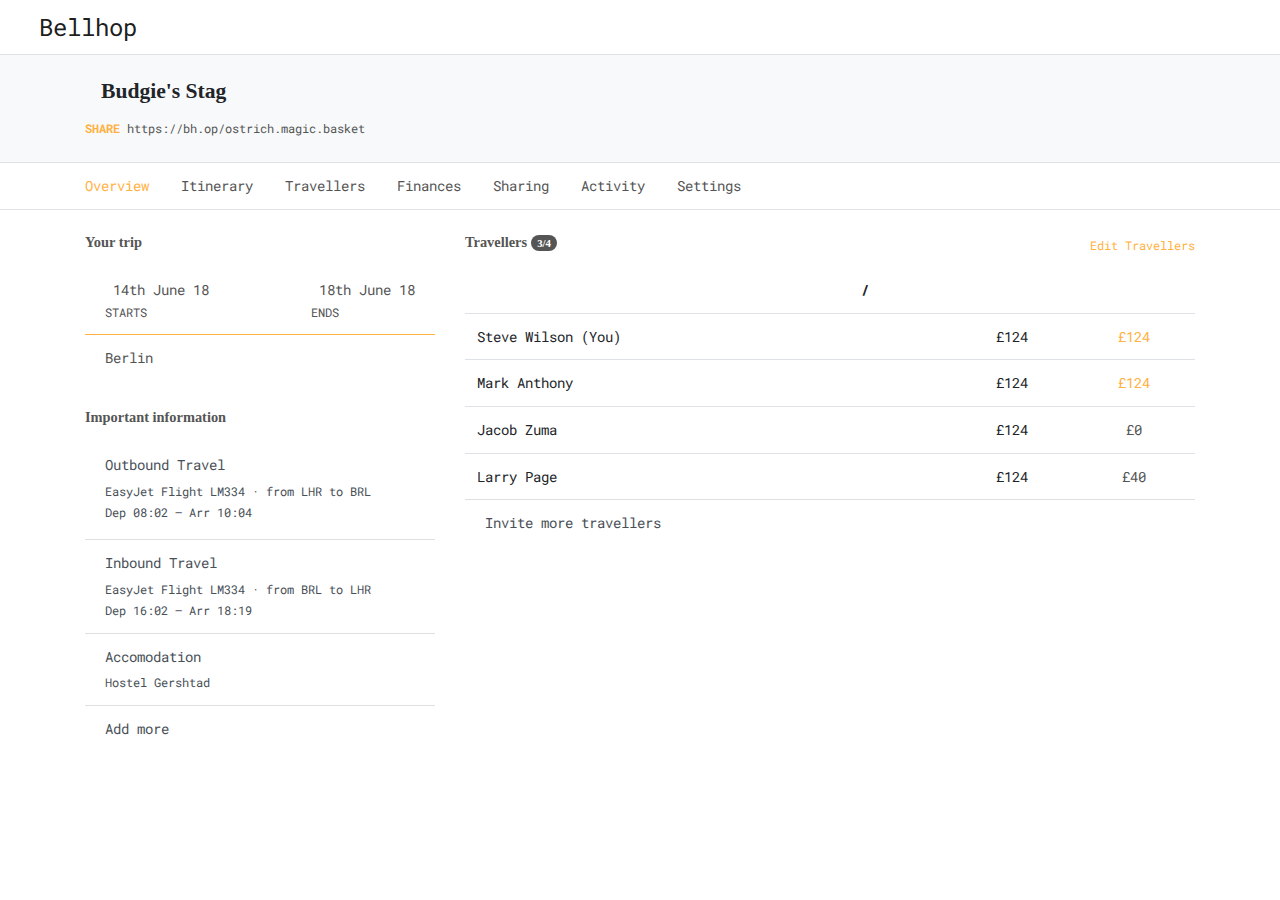
<file: dashboard.html>
<!DOCTYPE html>
<html class="no-js" lang="en">
    <head>
        <title>Bellhop</title>
        <meta http-equiv="x-ua-compatible" content="ie=edge">
  	    <meta name="viewport" content="width=device-width, initial-scale=1.0" />

        <link rel="stylesheet" href="https://fonts.googleapis.com/css?family=Roboto+Mono:400,700">
        <link rel="stylesheet" href="https://use.fontawesome.com/releases/v5.0.10/css/all.css" integrity="sha384-+d0P83n9kaQMCwj8F4RJB66tzIwOKmrdb46+porD/OvrJ+37WqIM7UoBtwHO6Nlg" crossorigin="anonymous">
        <!-- <link rel="stylesheet" href="/css/bootstrap.css"> -->
        <link rel="stylesheet" href="/css/styles.css">
    </head>

    <body>
      <div class="container-fluid">
        <div class="row border-bottom">
          <nav class="navbar navbar-light bg-white col-12 py-2">
              <a class="navbar-brand col-1" href="#"><i class="fas fa-bell mr-2 text-primary"></i>Bellhop</a>
          </nav>
        </div>
        <div class="row bg-light border-bottom">
          <div class="container">
            <div class="row py-4">
                <div class="col-12 mb-1">
                  <h4><i class="fas fa-paper-plane mr-3 text-primary"></i><span class="text-capitalize">Budgie's stag</span></h4>
                </div>
                <div class="col-12">
                  <small class="text-secondary"><span class="text-uppercase font-weight-bold text-primary">Share</span> <i class="fas fa-share"></i> https://bh.op/ostrich.magic.basket</small>
                </div>
            </div>
          </div>
        </div>
        <div class="row mb-4 py-1 border-bottom">
          <div class="container">
            <ul class="nav col-12">
              <li class="nav-item">
                <a class="nav-link active pl-0" href="#">Overview</a>
              </li>
              <li class="nav-item">
                <a class="nav-link text-secondary" href="#">Itinerary</a>
              </li>
              <li class="nav-item">
                <a class="nav-link text-secondary" href="#">Travellers</a>
              </li>
              <li class="nav-item">
                <a class="nav-link text-secondary" href="#">Finances</a>
              </li>
              <li class="nav-item">
                <a class="nav-link text-secondary" href="#">Sharing</a>
              </li>
              <li class="nav-item">
                <a class="nav-link text-secondary" href="#">Activity</a>
              </li>
              <li class="nav-item">
                <a class="nav-link text-secondary" href="#">Settings</a>
              </li>
            </ul>
          </div>
        </div>
      </div>

      <div class="container">
        <div class="row">
          <div class="col-md-4 col-sm-12">
            <h6 class="mb-3 text-secondary font-weight-bold">Your trip</h6>
            <div class="card border-primary mb-4">
              <div class="list-group list-group-flush text-secondary">
                <div class="d-flex justify-content-between list-group-item">
                    <div class="text-secondary">
                      <p class="mb-0"><i class="fas fa-calendar mr-2"></i>14th June 18</p>
                      <small class="text-uppercase">Starts</small>
                    </div>
                    <div>
                      <p class="mb-0"><i class="fas fa-calendar mr-2"></i>18th June 18</p>
                      <small class="text-uppercase">Ends</small>
                    </div>
                </div>

                <div class="list-group-item border-primary">
                  <p class="mb-1">
                     <i class="fas fa-map-pin"></i>
                    Berlin
                  </p>
                </div>
              </div>
            </div>

            <h6 class="mb-3 text-secondary font-weight-bold">Important information</h6>
            <div class="card mb-4">
              <div class="list-group list-group-flush">
                <a href="#" class="list-group-item list-group-item-action">
                  <p class="mb-1">
                     <i class="fas fa-plane"></i>
                    Outbound Travel
                  </p>
                  <ul class="list-unstyled mb-1">
                    <li><small>EasyJet Flight LM334 &middot; from LHR to BRL</small></li>
                    <li><small>Dep 08:02 &mdash; Arr 10:04</small></li>
                  </ul>
                </a>
                <a href="#" class="list-group-item list-group-item-action">
                  <p class="mb-1">
                     <i class="fas fa-plane r180"></i>
                    Inbound Travel
                  </p>
                  <ul class="list-unstyled mb-0">
                    <li><small>EasyJet Flight LM334 &middot; from BRL to LHR</small></li>
                    <li><small>Dep 16:02 &mdash; Arr 18:19</small></li>
                  </ul>
                </a>
                <a href="#" class="list-group-item list-group-item-action">
                  <p class="mb-1">
                     <i class="fas fa-building"></i>
                    Accomodation
                  </p>
                  <small>Hostel Gershtad</small>
                </a>
                <a href="#" class="list-group-item list-group-item-action">
                  <p class="mb-0">
                     <i class="fas fa-plus-square text-primary"></i> Add more
                  </p>
                </a>
              </div>
            </div>
        </div>
        <div class="col-md-8 col-sm-12">
          <div class="d-flex justify-content-between">
            <div>
              <h6 class="mb-3 text-secondary font-weight-bold">Travellers <span class="badge badge-pill badge-secondary" data-toggle="tooltip" data-placement="top" title="Accepted/Invited">3/4</span></h6>
            </div>
            <a href="#"><small>Edit Travellers <i class="far fa-arrow-alt-circle-right"></i></small></a>
          </div>
          <div class="card">
            <div class="table-responsive-sm">
              <table class="table table-hover mb-0">
                <thead>
                  <tr>
                    <th scope="col" class="border-0"></th>
                    <th scope="col" class="text-center border-0"><div data-toggle="tooltip" data-placement="top" title="Has accepted the invitation"><i class="fas fa-check"></i>/<i class="fas fa-times"></i></div></th>
                    <th scope="col" class="text-center border-0"><i class="fas fa-address-book" data-toggle="tooltip" data-placement="top" title="Has provided passport information"></i></th>
                    <th scope="col" class="text-center border-0"><i class="fas fa-pound-sign" data-toggle="tooltip" data-placement="top" title="Travellers total amount owed"></i></th>
                    <th scope="col" class="text-center border-0"><i class="fas fa-money-bill-alt fa-lg"  data-toggle="tooltip" data-placement="top" title="Traveller's total amount paid to date"></i></th>
                  </tr>
                </thead>
                <tbody>
                  <tr>
                    <td>Steve Wilson (You) <i class="fas fa-certificate fa-xs text-primary"></td>
                    <td class="text-center"><i class="fas fa-check-circle text-primary"></i></td>
                    <td class="text-center"><i class="fas fa-check-circle text-primary"></i></td>
                    <td class="text-center">£124</i></td>
                    <td class="text-center text-primary">£124</i></td>
                  </tr>
                  <tr>
                    <td>Mark Anthony</td>
                    <td class="text-center"><i class="fas fa-check-circle text-primary"></i></td>
                    <td class="text-center"><i class="fas fa-times-circle text-secondary"></i></td>
                    <td class="text-center">£124</i></td>
                    <td class="text-center text-primary">£124</i></td>
                  </tr>
                  <tr>
                    <td>Jacob Zuma</td>
                    <td class="text-center text-primary"><i class="fas fa-check-circle"></i></td>
                    <td class="text-center text-secondary"><i class="fas fa-times-circle"></i></td>
                    <td class="text-center">£124</i></td>
                    <td class="text-center text-secondary">£0</td>
                  </tr>
                  <tr>
                    <td>Larry Page</td>
                    <td class="text-center text-secondary"><i class="fas fa-question-circle"></i></td>
                    <td class="text-center text-secondary"><i class="fas fa-times-circle"></i></td>
                    <td class="text-center">£124</i></td>
                    <td class="text-center text-secondary">£40</td>
                  </tr>
                </tbody>
              </table>
            </div>
            <ul class="list-group list-group-flush">
              <a href="#" class="list-group-item list-group-item-action">
                <p class="mb-0">
                   <i class="fas fa-plus-square text-primary"></i> Invite more travellers
                </p>
              </a>
            </ul>
          </div>
        </div>
      </div>
    </div>

      <script src="/js/jquery.min.js"></script>
      <script src="/js/popper.min.js"></script>
      <script src="/js/bootstrap.min.js"></script>

      <script>
      $(function () {
      $('[data-toggle="tooltip"]').tooltip()
      })
      </script>

    </body>
</html>
</file>
<file: css/styles.css>
.btn {
  font-family: 'Poppins'; }

.bg-friends {
  background: #FFB142; }

.bg-clubs {
  background: #FF5252; }

.bg-companies {
  background: #34ACE0; }

.bh-cards .fas {
  font-size: 2rem; }

.r180 {
  transform: rotate(180deg); }

.bg-grad {
  background-image: linear-gradient(120deg, #f6d365 0%, #fda085 100%); }

.bg-white {
  background: #FFF; }

.hero-section {
  padding: 10rem 0; }

.bh-hero-select {
  min-height: 8rem; }

.bh-hero-select .card-body:hover {
  background: rgba(0, 0, 0, 0.1);
  cursor: pointer; }

.listgroup-100 {
  width: 100% !important; }

#air h2 {
  line-height: 1.8em; }

.airline {
  padding: 4px 7px;
  text-transform: uppercase;
  margin: 0 2px;
  background: #4d5c6b;
  color: #FFF; }

.sidebar {
  position: fixed !important;
  top: 0;
  bottom: 0;
  left: 0;
  z-index: 1000;
  padding-right: 0;
  padding-left: 0;
  overflow-x: hidden;
  overflow-y: auto;
  border-right: 1px solid #333; }

/*!
 * Bootstrap v4.1.0 (https://getbootstrap.com/)
 * Copyright 2011-2018 The Bootstrap Authors
 * Copyright 2011-2018 Twitter, Inc.
 * Licensed under MIT (https://github.com/twbs/bootstrap/blob/master/LICENSE)
 */
:root {
  --blue: #007bff;
  --indigo: #6610f2;
  --purple: #6f42c1;
  --pink: #e83e8c;
  --red: #dc3545;
  --orange: #fd7e14;
  --yellow: #ffc107;
  --green: #28a745;
  --teal: #20c997;
  --cyan: #17a2b8;
  --white: #fff;
  --gray: #6c757d;
  --gray-dark: #343a40;
  --primary: #FFB142;
  --secondary: #555;
  --success: #28a745;
  --info: #17a2b8;
  --warning: #ffc107;
  --danger: #dc3545;
  --light: #f8f9fa;
  --dark: #343a40;
  --breakpoint-xs: 0;
  --breakpoint-sm: 576px;
  --breakpoint-md: 768px;
  --breakpoint-lg: 992px;
  --breakpoint-xl: 1200px;
  --font-family-sans-serif: -apple-system, BlinkMacSystemFont, "Segoe UI", Roboto, "Helvetica Neue", Arial, sans-serif, "Apple Color Emoji", "Segoe UI Emoji", "Segoe UI Symbol";
  --font-family-monospace: SFMono-Regular, Menlo, Monaco, Consolas, "Liberation Mono", "Courier New", monospace; }

*,
*::before,
*::after {
  box-sizing: border-box; }

html {
  font-family: sans-serif;
  line-height: 1.15;
  -webkit-text-size-adjust: 100%;
  -ms-text-size-adjust: 100%;
  -ms-overflow-style: scrollbar;
  -webkit-tap-highlight-color: transparent; }

@-ms-viewport {
  width: device-width; }

article, aside, dialog, figcaption, figure, footer, header, hgroup, main, nav, section {
  display: block; }

body {
  margin: 0;
  font-family: "Roboto Mono";
  font-size: 0.9rem;
  font-weight: 400;
  line-height: 1.5;
  color: #212529;
  text-align: left;
  background-color: #fff; }

[tabindex="-1"]:focus {
  outline: 0 !important; }

hr {
  box-sizing: content-box;
  height: 0;
  overflow: visible; }

h1, h2, h3, h4, h5, h6 {
  margin-top: 0;
  margin-bottom: 0.5rem; }

p {
  margin-top: 0;
  margin-bottom: 1rem; }

abbr[title],
abbr[data-original-title] {
  text-decoration: underline;
  text-decoration: underline dotted;
  cursor: help;
  border-bottom: 0; }

address {
  margin-bottom: 1rem;
  font-style: normal;
  line-height: inherit; }

ol,
ul,
dl {
  margin-top: 0;
  margin-bottom: 1rem; }

ol ol,
ul ul,
ol ul,
ul ol {
  margin-bottom: 0; }

dt {
  font-weight: 700; }

dd {
  margin-bottom: .5rem;
  margin-left: 0; }

blockquote {
  margin: 0 0 1rem; }

dfn {
  font-style: italic; }

b,
strong {
  font-weight: bolder; }

small {
  font-size: 80%; }

sub,
sup {
  position: relative;
  font-size: 75%;
  line-height: 0;
  vertical-align: baseline; }

sub {
  bottom: -.25em; }

sup {
  top: -.5em; }

a {
  color: #FFB142;
  text-decoration: none;
  background-color: transparent;
  -webkit-text-decoration-skip: objects; }
  a:hover {
    color: #f59000;
    text-decoration: underline; }

a:not([href]):not([tabindex]) {
  color: inherit;
  text-decoration: none; }
  a:not([href]):not([tabindex]):hover, a:not([href]):not([tabindex]):focus {
    color: inherit;
    text-decoration: none; }
  a:not([href]):not([tabindex]):focus {
    outline: 0; }

pre,
code,
kbd,
samp {
  font-family: monospace, monospace;
  font-size: 1em; }

pre {
  margin-top: 0;
  margin-bottom: 1rem;
  overflow: auto;
  -ms-overflow-style: scrollbar; }

figure {
  margin: 0 0 1rem; }

img {
  vertical-align: middle;
  border-style: none; }

svg:not(:root) {
  overflow: hidden; }

table {
  border-collapse: collapse; }

caption {
  padding-top: 0.75rem;
  padding-bottom: 0.75rem;
  color: #6c757d;
  text-align: left;
  caption-side: bottom; }

th {
  text-align: inherit; }

label {
  display: inline-block;
  margin-bottom: 0.5rem; }

button {
  border-radius: 0; }

button:focus {
  outline: 1px dotted;
  outline: 5px auto -webkit-focus-ring-color; }

input,
button,
select,
optgroup,
textarea {
  margin: 0;
  font-family: inherit;
  font-size: inherit;
  line-height: inherit; }

button,
input {
  overflow: visible; }

button,
select {
  text-transform: none; }

button,
html [type="button"],
[type="reset"],
[type="submit"] {
  -webkit-appearance: button; }

button::-moz-focus-inner,
[type="button"]::-moz-focus-inner,
[type="reset"]::-moz-focus-inner,
[type="submit"]::-moz-focus-inner {
  padding: 0;
  border-style: none; }

input[type="radio"],
input[type="checkbox"] {
  box-sizing: border-box;
  padding: 0; }

input[type="date"],
input[type="time"],
input[type="datetime-local"],
input[type="month"] {
  -webkit-appearance: listbox; }

textarea {
  overflow: auto;
  resize: vertical; }

fieldset {
  min-width: 0;
  padding: 0;
  margin: 0;
  border: 0; }

legend {
  display: block;
  width: 100%;
  max-width: 100%;
  padding: 0;
  margin-bottom: .5rem;
  font-size: 1.5rem;
  line-height: inherit;
  color: inherit;
  white-space: normal; }

progress {
  vertical-align: baseline; }

[type="number"]::-webkit-inner-spin-button,
[type="number"]::-webkit-outer-spin-button {
  height: auto; }

[type="search"] {
  outline-offset: -2px;
  -webkit-appearance: none; }

[type="search"]::-webkit-search-cancel-button,
[type="search"]::-webkit-search-decoration {
  -webkit-appearance: none; }

::-webkit-file-upload-button {
  font: inherit;
  -webkit-appearance: button; }

output {
  display: inline-block; }

summary {
  display: list-item;
  cursor: pointer; }

template {
  display: none; }

[hidden] {
  display: none !important; }

h1, h2, h3, h4, h5, h6,
.h1, .h2, .h3, .h4, .h5, .h6 {
  margin-bottom: 0.5rem;
  font-family: "Poppins";
  font-weight: 700;
  line-height: 1.2;
  color: inherit; }

h1, .h1 {
  font-size: 2.25rem; }

h2, .h2 {
  font-size: 1.8rem; }

h3, .h3 {
  font-size: 1.575rem; }

h4, .h4 {
  font-size: 1.35rem; }

h5, .h5 {
  font-size: 1.125rem; }

h6, .h6 {
  font-size: 0.9rem; }

.lead {
  font-size: 1.125rem;
  font-weight: 300; }

.display-1 {
  font-size: 6rem;
  font-weight: 300;
  line-height: 1.2; }

.display-2 {
  font-size: 5.5rem;
  font-weight: 300;
  line-height: 1.2; }

.display-3 {
  font-size: 4.5rem;
  font-weight: 300;
  line-height: 1.2; }

.display-4 {
  font-size: 3.5rem;
  font-weight: 700;
  line-height: 1.2; }

hr {
  margin-top: 1rem;
  margin-bottom: 1rem;
  border: 0;
  border-top: 1px solid rgba(0, 0, 0, 0.1); }

small,
.small {
  font-size: 80%;
  font-weight: 400; }

mark,
.mark {
  padding: 0.2em;
  background-color: #fcf8e3; }

.list-unstyled {
  padding-left: 0;
  list-style: none; }

.list-inline {
  padding-left: 0;
  list-style: none; }

.list-inline-item {
  display: inline-block; }
  .list-inline-item:not(:last-child) {
    margin-right: 0.5rem; }

.initialism {
  font-size: 90%;
  text-transform: uppercase; }

.blockquote {
  margin-bottom: 1rem;
  font-size: 1.125rem; }

.blockquote-footer {
  display: block;
  font-size: 80%;
  color: #6c757d; }
  .blockquote-footer::before {
    content: "\2014 \00A0"; }

.img-fluid {
  max-width: 100%;
  height: auto; }

.img-thumbnail {
  padding: 0.25rem;
  background-color: #fff;
  border: 1px solid #dee2e6;
  border-radius: 0.25rem;
  max-width: 100%;
  height: auto; }

.figure {
  display: inline-block; }

.figure-img {
  margin-bottom: 0.5rem;
  line-height: 1; }

.figure-caption {
  font-size: 90%;
  color: #6c757d; }

code,
kbd,
pre,
samp {
  font-family: SFMono-Regular, Menlo, Monaco, Consolas, "Liberation Mono", "Courier New", monospace; }

code {
  font-size: 87.5%;
  color: #e83e8c;
  word-break: break-word; }
  a > code {
    color: inherit; }

kbd {
  padding: 0.2rem 0.4rem;
  font-size: 87.5%;
  color: #fff;
  background-color: #212529;
  border-radius: 0.2rem; }
  kbd kbd {
    padding: 0;
    font-size: 100%;
    font-weight: 700; }

pre {
  display: block;
  font-size: 87.5%;
  color: #212529; }
  pre code {
    font-size: inherit;
    color: inherit;
    word-break: normal; }

.pre-scrollable {
  max-height: 340px;
  overflow-y: scroll; }

.container {
  width: 100%;
  padding-right: 15px;
  padding-left: 15px;
  margin-right: auto;
  margin-left: auto; }
  @media (min-width: 576px) {
    .container {
      max-width: 540px; } }
  @media (min-width: 768px) {
    .container {
      max-width: 720px; } }
  @media (min-width: 992px) {
    .container {
      max-width: 960px; } }
  @media (min-width: 1200px) {
    .container {
      max-width: 1140px; } }

.container-fluid {
  width: 100%;
  padding-right: 15px;
  padding-left: 15px;
  margin-right: auto;
  margin-left: auto; }

.row {
  display: flex;
  flex-wrap: wrap;
  margin-right: -15px;
  margin-left: -15px; }

.no-gutters {
  margin-right: 0;
  margin-left: 0; }
  .no-gutters > .col,
  .no-gutters > [class*="col-"] {
    padding-right: 0;
    padding-left: 0; }

.col-1, .col-2, .col-3, .col-4, .col-5, .col-6, .col-7, .col-8, .col-9, .col-10, .col-11, .col-12, .col,
.col-auto, .col-sm-1, .col-sm-2, .col-sm-3, .col-sm-4, .col-sm-5, .col-sm-6, .col-sm-7, .col-sm-8, .col-sm-9, .col-sm-10, .col-sm-11, .col-sm-12, .col-sm,
.col-sm-auto, .col-md-1, .col-md-2, .col-md-3, .col-md-4, .col-md-5, .col-md-6, .col-md-7, .col-md-8, .col-md-9, .col-md-10, .col-md-11, .col-md-12, .col-md,
.col-md-auto, .col-lg-1, .col-lg-2, .col-lg-3, .col-lg-4, .col-lg-5, .col-lg-6, .col-lg-7, .col-lg-8, .col-lg-9, .col-lg-10, .col-lg-11, .col-lg-12, .col-lg,
.col-lg-auto, .col-xl-1, .col-xl-2, .col-xl-3, .col-xl-4, .col-xl-5, .col-xl-6, .col-xl-7, .col-xl-8, .col-xl-9, .col-xl-10, .col-xl-11, .col-xl-12, .col-xl,
.col-xl-auto {
  position: relative;
  width: 100%;
  min-height: 1px;
  padding-right: 15px;
  padding-left: 15px; }

.col {
  flex-basis: 0;
  flex-grow: 1;
  max-width: 100%; }

.col-auto {
  flex: 0 0 auto;
  width: auto;
  max-width: none; }

.col-1 {
  flex: 0 0 8.33333%;
  max-width: 8.33333%; }

.col-2 {
  flex: 0 0 16.66667%;
  max-width: 16.66667%; }

.col-3 {
  flex: 0 0 25%;
  max-width: 25%; }

.col-4 {
  flex: 0 0 33.33333%;
  max-width: 33.33333%; }

.col-5 {
  flex: 0 0 41.66667%;
  max-width: 41.66667%; }

.col-6 {
  flex: 0 0 50%;
  max-width: 50%; }

.col-7 {
  flex: 0 0 58.33333%;
  max-width: 58.33333%; }

.col-8 {
  flex: 0 0 66.66667%;
  max-width: 66.66667%; }

.col-9 {
  flex: 0 0 75%;
  max-width: 75%; }

.col-10 {
  flex: 0 0 83.33333%;
  max-width: 83.33333%; }

.col-11 {
  flex: 0 0 91.66667%;
  max-width: 91.66667%; }

.col-12 {
  flex: 0 0 100%;
  max-width: 100%; }

.order-first {
  order: -1; }

.order-last {
  order: 13; }

.order-0 {
  order: 0; }

.order-1 {
  order: 1; }

.order-2 {
  order: 2; }

.order-3 {
  order: 3; }

.order-4 {
  order: 4; }

.order-5 {
  order: 5; }

.order-6 {
  order: 6; }

.order-7 {
  order: 7; }

.order-8 {
  order: 8; }

.order-9 {
  order: 9; }

.order-10 {
  order: 10; }

.order-11 {
  order: 11; }

.order-12 {
  order: 12; }

.offset-1 {
  margin-left: 8.33333%; }

.offset-2 {
  margin-left: 16.66667%; }

.offset-3 {
  margin-left: 25%; }

.offset-4 {
  margin-left: 33.33333%; }

.offset-5 {
  margin-left: 41.66667%; }

.offset-6 {
  margin-left: 50%; }

.offset-7 {
  margin-left: 58.33333%; }

.offset-8 {
  margin-left: 66.66667%; }

.offset-9 {
  margin-left: 75%; }

.offset-10 {
  margin-left: 83.33333%; }

.offset-11 {
  margin-left: 91.66667%; }

@media (min-width: 576px) {
  .col-sm {
    flex-basis: 0;
    flex-grow: 1;
    max-width: 100%; }
  .col-sm-auto {
    flex: 0 0 auto;
    width: auto;
    max-width: none; }
  .col-sm-1 {
    flex: 0 0 8.33333%;
    max-width: 8.33333%; }
  .col-sm-2 {
    flex: 0 0 16.66667%;
    max-width: 16.66667%; }
  .col-sm-3 {
    flex: 0 0 25%;
    max-width: 25%; }
  .col-sm-4 {
    flex: 0 0 33.33333%;
    max-width: 33.33333%; }
  .col-sm-5 {
    flex: 0 0 41.66667%;
    max-width: 41.66667%; }
  .col-sm-6 {
    flex: 0 0 50%;
    max-width: 50%; }
  .col-sm-7 {
    flex: 0 0 58.33333%;
    max-width: 58.33333%; }
  .col-sm-8 {
    flex: 0 0 66.66667%;
    max-width: 66.66667%; }
  .col-sm-9 {
    flex: 0 0 75%;
    max-width: 75%; }
  .col-sm-10 {
    flex: 0 0 83.33333%;
    max-width: 83.33333%; }
  .col-sm-11 {
    flex: 0 0 91.66667%;
    max-width: 91.66667%; }
  .col-sm-12 {
    flex: 0 0 100%;
    max-width: 100%; }
  .order-sm-first {
    order: -1; }
  .order-sm-last {
    order: 13; }
  .order-sm-0 {
    order: 0; }
  .order-sm-1 {
    order: 1; }
  .order-sm-2 {
    order: 2; }
  .order-sm-3 {
    order: 3; }
  .order-sm-4 {
    order: 4; }
  .order-sm-5 {
    order: 5; }
  .order-sm-6 {
    order: 6; }
  .order-sm-7 {
    order: 7; }
  .order-sm-8 {
    order: 8; }
  .order-sm-9 {
    order: 9; }
  .order-sm-10 {
    order: 10; }
  .order-sm-11 {
    order: 11; }
  .order-sm-12 {
    order: 12; }
  .offset-sm-0 {
    margin-left: 0; }
  .offset-sm-1 {
    margin-left: 8.33333%; }
  .offset-sm-2 {
    margin-left: 16.66667%; }
  .offset-sm-3 {
    margin-left: 25%; }
  .offset-sm-4 {
    margin-left: 33.33333%; }
  .offset-sm-5 {
    margin-left: 41.66667%; }
  .offset-sm-6 {
    margin-left: 50%; }
  .offset-sm-7 {
    margin-left: 58.33333%; }
  .offset-sm-8 {
    margin-left: 66.66667%; }
  .offset-sm-9 {
    margin-left: 75%; }
  .offset-sm-10 {
    margin-left: 83.33333%; }
  .offset-sm-11 {
    margin-left: 91.66667%; } }

@media (min-width: 768px) {
  .col-md {
    flex-basis: 0;
    flex-grow: 1;
    max-width: 100%; }
  .col-md-auto {
    flex: 0 0 auto;
    width: auto;
    max-width: none; }
  .col-md-1 {
    flex: 0 0 8.33333%;
    max-width: 8.33333%; }
  .col-md-2 {
    flex: 0 0 16.66667%;
    max-width: 16.66667%; }
  .col-md-3 {
    flex: 0 0 25%;
    max-width: 25%; }
  .col-md-4 {
    flex: 0 0 33.33333%;
    max-width: 33.33333%; }
  .col-md-5 {
    flex: 0 0 41.66667%;
    max-width: 41.66667%; }
  .col-md-6 {
    flex: 0 0 50%;
    max-width: 50%; }
  .col-md-7 {
    flex: 0 0 58.33333%;
    max-width: 58.33333%; }
  .col-md-8 {
    flex: 0 0 66.66667%;
    max-width: 66.66667%; }
  .col-md-9 {
    flex: 0 0 75%;
    max-width: 75%; }
  .col-md-10 {
    flex: 0 0 83.33333%;
    max-width: 83.33333%; }
  .col-md-11 {
    flex: 0 0 91.66667%;
    max-width: 91.66667%; }
  .col-md-12 {
    flex: 0 0 100%;
    max-width: 100%; }
  .order-md-first {
    order: -1; }
  .order-md-last {
    order: 13; }
  .order-md-0 {
    order: 0; }
  .order-md-1 {
    order: 1; }
  .order-md-2 {
    order: 2; }
  .order-md-3 {
    order: 3; }
  .order-md-4 {
    order: 4; }
  .order-md-5 {
    order: 5; }
  .order-md-6 {
    order: 6; }
  .order-md-7 {
    order: 7; }
  .order-md-8 {
    order: 8; }
  .order-md-9 {
    order: 9; }
  .order-md-10 {
    order: 10; }
  .order-md-11 {
    order: 11; }
  .order-md-12 {
    order: 12; }
  .offset-md-0 {
    margin-left: 0; }
  .offset-md-1 {
    margin-left: 8.33333%; }
  .offset-md-2 {
    margin-left: 16.66667%; }
  .offset-md-3 {
    margin-left: 25%; }
  .offset-md-4 {
    margin-left: 33.33333%; }
  .offset-md-5 {
    margin-left: 41.66667%; }
  .offset-md-6 {
    margin-left: 50%; }
  .offset-md-7 {
    margin-left: 58.33333%; }
  .offset-md-8 {
    margin-left: 66.66667%; }
  .offset-md-9 {
    margin-left: 75%; }
  .offset-md-10 {
    margin-left: 83.33333%; }
  .offset-md-11 {
    margin-left: 91.66667%; } }

@media (min-width: 992px) {
  .col-lg {
    flex-basis: 0;
    flex-grow: 1;
    max-width: 100%; }
  .col-lg-auto {
    flex: 0 0 auto;
    width: auto;
    max-width: none; }
  .col-lg-1 {
    flex: 0 0 8.33333%;
    max-width: 8.33333%; }
  .col-lg-2 {
    flex: 0 0 16.66667%;
    max-width: 16.66667%; }
  .col-lg-3 {
    flex: 0 0 25%;
    max-width: 25%; }
  .col-lg-4 {
    flex: 0 0 33.33333%;
    max-width: 33.33333%; }
  .col-lg-5 {
    flex: 0 0 41.66667%;
    max-width: 41.66667%; }
  .col-lg-6 {
    flex: 0 0 50%;
    max-width: 50%; }
  .col-lg-7 {
    flex: 0 0 58.33333%;
    max-width: 58.33333%; }
  .col-lg-8 {
    flex: 0 0 66.66667%;
    max-width: 66.66667%; }
  .col-lg-9 {
    flex: 0 0 75%;
    max-width: 75%; }
  .col-lg-10 {
    flex: 0 0 83.33333%;
    max-width: 83.33333%; }
  .col-lg-11 {
    flex: 0 0 91.66667%;
    max-width: 91.66667%; }
  .col-lg-12 {
    flex: 0 0 100%;
    max-width: 100%; }
  .order-lg-first {
    order: -1; }
  .order-lg-last {
    order: 13; }
  .order-lg-0 {
    order: 0; }
  .order-lg-1 {
    order: 1; }
  .order-lg-2 {
    order: 2; }
  .order-lg-3 {
    order: 3; }
  .order-lg-4 {
    order: 4; }
  .order-lg-5 {
    order: 5; }
  .order-lg-6 {
    order: 6; }
  .order-lg-7 {
    order: 7; }
  .order-lg-8 {
    order: 8; }
  .order-lg-9 {
    order: 9; }
  .order-lg-10 {
    order: 10; }
  .order-lg-11 {
    order: 11; }
  .order-lg-12 {
    order: 12; }
  .offset-lg-0 {
    margin-left: 0; }
  .offset-lg-1 {
    margin-left: 8.33333%; }
  .offset-lg-2 {
    margin-left: 16.66667%; }
  .offset-lg-3 {
    margin-left: 25%; }
  .offset-lg-4 {
    margin-left: 33.33333%; }
  .offset-lg-5 {
    margin-left: 41.66667%; }
  .offset-lg-6 {
    margin-left: 50%; }
  .offset-lg-7 {
    margin-left: 58.33333%; }
  .offset-lg-8 {
    margin-left: 66.66667%; }
  .offset-lg-9 {
    margin-left: 75%; }
  .offset-lg-10 {
    margin-left: 83.33333%; }
  .offset-lg-11 {
    margin-left: 91.66667%; } }

@media (min-width: 1200px) {
  .col-xl {
    flex-basis: 0;
    flex-grow: 1;
    max-width: 100%; }
  .col-xl-auto {
    flex: 0 0 auto;
    width: auto;
    max-width: none; }
  .col-xl-1 {
    flex: 0 0 8.33333%;
    max-width: 8.33333%; }
  .col-xl-2 {
    flex: 0 0 16.66667%;
    max-width: 16.66667%; }
  .col-xl-3 {
    flex: 0 0 25%;
    max-width: 25%; }
  .col-xl-4 {
    flex: 0 0 33.33333%;
    max-width: 33.33333%; }
  .col-xl-5 {
    flex: 0 0 41.66667%;
    max-width: 41.66667%; }
  .col-xl-6 {
    flex: 0 0 50%;
    max-width: 50%; }
  .col-xl-7 {
    flex: 0 0 58.33333%;
    max-width: 58.33333%; }
  .col-xl-8 {
    flex: 0 0 66.66667%;
    max-width: 66.66667%; }
  .col-xl-9 {
    flex: 0 0 75%;
    max-width: 75%; }
  .col-xl-10 {
    flex: 0 0 83.33333%;
    max-width: 83.33333%; }
  .col-xl-11 {
    flex: 0 0 91.66667%;
    max-width: 91.66667%; }
  .col-xl-12 {
    flex: 0 0 100%;
    max-width: 100%; }
  .order-xl-first {
    order: -1; }
  .order-xl-last {
    order: 13; }
  .order-xl-0 {
    order: 0; }
  .order-xl-1 {
    order: 1; }
  .order-xl-2 {
    order: 2; }
  .order-xl-3 {
    order: 3; }
  .order-xl-4 {
    order: 4; }
  .order-xl-5 {
    order: 5; }
  .order-xl-6 {
    order: 6; }
  .order-xl-7 {
    order: 7; }
  .order-xl-8 {
    order: 8; }
  .order-xl-9 {
    order: 9; }
  .order-xl-10 {
    order: 10; }
  .order-xl-11 {
    order: 11; }
  .order-xl-12 {
    order: 12; }
  .offset-xl-0 {
    margin-left: 0; }
  .offset-xl-1 {
    margin-left: 8.33333%; }
  .offset-xl-2 {
    margin-left: 16.66667%; }
  .offset-xl-3 {
    margin-left: 25%; }
  .offset-xl-4 {
    margin-left: 33.33333%; }
  .offset-xl-5 {
    margin-left: 41.66667%; }
  .offset-xl-6 {
    margin-left: 50%; }
  .offset-xl-7 {
    margin-left: 58.33333%; }
  .offset-xl-8 {
    margin-left: 66.66667%; }
  .offset-xl-9 {
    margin-left: 75%; }
  .offset-xl-10 {
    margin-left: 83.33333%; }
  .offset-xl-11 {
    margin-left: 91.66667%; } }

.table {
  width: 100%;
  max-width: 100%;
  margin-bottom: 1rem;
  background-color: transparent; }
  .table th,
  .table td {
    padding: 0.75rem;
    vertical-align: top;
    border-top: 1px solid #dee2e6; }
  .table thead th {
    vertical-align: bottom;
    border-bottom: 2px solid #dee2e6; }
  .table tbody + tbody {
    border-top: 2px solid #dee2e6; }
  .table .table {
    background-color: #fff; }

.table-sm th,
.table-sm td {
  padding: 0.3rem; }

.table-bordered {
  border: 1px solid #dee2e6; }
  .table-bordered th,
  .table-bordered td {
    border: 1px solid #dee2e6; }
  .table-bordered thead th,
  .table-bordered thead td {
    border-bottom-width: 2px; }

.table-borderless th,
.table-borderless td,
.table-borderless thead th,
.table-borderless tbody + tbody {
  border: 0; }

.table-striped tbody tr:nth-of-type(odd) {
  background-color: rgba(0, 0, 0, 0.05); }

.table-hover tbody tr:hover {
  background-color: #f8f9fa; }

.table-primary,
.table-primary > th,
.table-primary > td {
  background-color: #ffe9ca; }

.table-hover .table-primary:hover {
  background-color: #ffdeb1; }
  .table-hover .table-primary:hover > td,
  .table-hover .table-primary:hover > th {
    background-color: #ffdeb1; }

.table-secondary,
.table-secondary > th,
.table-secondary > td {
  background-color: #cfcfcf; }

.table-hover .table-secondary:hover {
  background-color: #c2c2c2; }
  .table-hover .table-secondary:hover > td,
  .table-hover .table-secondary:hover > th {
    background-color: #c2c2c2; }

.table-success,
.table-success > th,
.table-success > td {
  background-color: #c3e6cb; }

.table-hover .table-success:hover {
  background-color: #b1dfbb; }
  .table-hover .table-success:hover > td,
  .table-hover .table-success:hover > th {
    background-color: #b1dfbb; }

.table-info,
.table-info > th,
.table-info > td {
  background-color: #bee5eb; }

.table-hover .table-info:hover {
  background-color: #abdde5; }
  .table-hover .table-info:hover > td,
  .table-hover .table-info:hover > th {
    background-color: #abdde5; }

.table-warning,
.table-warning > th,
.table-warning > td {
  background-color: #ffeeba; }

.table-hover .table-warning:hover {
  background-color: #ffe8a1; }
  .table-hover .table-warning:hover > td,
  .table-hover .table-warning:hover > th {
    background-color: #ffe8a1; }

.table-danger,
.table-danger > th,
.table-danger > td {
  background-color: #f5c6cb; }

.table-hover .table-danger:hover {
  background-color: #f1b0b7; }
  .table-hover .table-danger:hover > td,
  .table-hover .table-danger:hover > th {
    background-color: #f1b0b7; }

.table-light,
.table-light > th,
.table-light > td {
  background-color: #fdfdfe; }

.table-hover .table-light:hover {
  background-color: #ececf6; }
  .table-hover .table-light:hover > td,
  .table-hover .table-light:hover > th {
    background-color: #ececf6; }

.table-dark,
.table-dark > th,
.table-dark > td {
  background-color: #c6c8ca; }

.table-hover .table-dark:hover {
  background-color: #b9bbbe; }
  .table-hover .table-dark:hover > td,
  .table-hover .table-dark:hover > th {
    background-color: #b9bbbe; }

.table-active,
.table-active > th,
.table-active > td {
  background-color: #f8f9fa; }

.table-hover .table-active:hover {
  background-color: #e9ecef; }
  .table-hover .table-active:hover > td,
  .table-hover .table-active:hover > th {
    background-color: #e9ecef; }

.table .thead-dark th {
  color: #fff;
  background-color: #212529;
  border-color: #32383e; }

.table .thead-light th {
  color: #495057;
  background-color: #e9ecef;
  border-color: #dee2e6; }

.table-dark {
  color: #fff;
  background-color: #212529; }
  .table-dark th,
  .table-dark td,
  .table-dark thead th {
    border-color: #32383e; }
  .table-dark.table-bordered {
    border: 0; }
  .table-dark.table-striped tbody tr:nth-of-type(odd) {
    background-color: rgba(255, 255, 255, 0.05); }
  .table-dark.table-hover tbody tr:hover {
    background-color: rgba(255, 255, 255, 0.075); }

@media (max-width: 575.98px) {
  .table-responsive-sm {
    display: block;
    width: 100%;
    overflow-x: auto;
    -webkit-overflow-scrolling: touch;
    -ms-overflow-style: -ms-autohiding-scrollbar; }
    .table-responsive-sm > .table-bordered {
      border: 0; } }

@media (max-width: 767.98px) {
  .table-responsive-md {
    display: block;
    width: 100%;
    overflow-x: auto;
    -webkit-overflow-scrolling: touch;
    -ms-overflow-style: -ms-autohiding-scrollbar; }
    .table-responsive-md > .table-bordered {
      border: 0; } }

@media (max-width: 991.98px) {
  .table-responsive-lg {
    display: block;
    width: 100%;
    overflow-x: auto;
    -webkit-overflow-scrolling: touch;
    -ms-overflow-style: -ms-autohiding-scrollbar; }
    .table-responsive-lg > .table-bordered {
      border: 0; } }

@media (max-width: 1199.98px) {
  .table-responsive-xl {
    display: block;
    width: 100%;
    overflow-x: auto;
    -webkit-overflow-scrolling: touch;
    -ms-overflow-style: -ms-autohiding-scrollbar; }
    .table-responsive-xl > .table-bordered {
      border: 0; } }

.table-responsive {
  display: block;
  width: 100%;
  overflow-x: auto;
  -webkit-overflow-scrolling: touch;
  -ms-overflow-style: -ms-autohiding-scrollbar; }
  .table-responsive > .table-bordered {
    border: 0; }

.form-control {
  display: block;
  width: 100%;
  padding: 0.375rem 0.75rem;
  font-size: 0.9rem;
  line-height: 1.5;
  color: #495057;
  background-color: #fff;
  background-clip: padding-box;
  border: 1px solid #ced4da;
  border-radius: 0.25rem;
  transition: border-color 0.15s ease-in-out, box-shadow 0.15s ease-in-out; }
  @media screen and (prefers-reduced-motion: reduce) {
    .form-control {
      transition: none; } }
  .form-control::-ms-expand {
    background-color: transparent;
    border: 0; }
  .form-control:focus {
    color: #495057;
    background-color: #fff;
    border-color: #ffe6c2;
    outline: 0;
    box-shadow: 0 0 0 0.2rem rgba(255, 177, 66, 0.25); }
  .form-control::placeholder {
    color: #FFF;
    opacity: 1; }
  .form-control:disabled, .form-control[readonly] {
    background-color: #e9ecef;
    opacity: 1; }

select.form-control:not([size]):not([multiple]) {
  height: calc(2.1rem + 2px); }

select.form-control:focus::-ms-value {
  color: #495057;
  background-color: #fff; }

.form-control-file,
.form-control-range {
  display: block;
  width: 100%; }

.col-form-label {
  padding-top: calc(0.375rem + 1px);
  padding-bottom: calc(0.375rem + 1px);
  margin-bottom: 0;
  font-size: inherit;
  line-height: 1.5; }

.col-form-label-lg {
  padding-top: calc(0.5rem + 1px);
  padding-bottom: calc(0.5rem + 1px);
  font-size: 1.125rem;
  line-height: 1.5; }

.col-form-label-sm {
  padding-top: calc(0.25rem + 1px);
  padding-bottom: calc(0.25rem + 1px);
  font-size: 0.7875rem;
  line-height: 1.5; }

.form-control-plaintext {
  display: block;
  width: 100%;
  padding-top: 0.375rem;
  padding-bottom: 0.375rem;
  margin-bottom: 0;
  line-height: 1.5;
  color: #212529;
  background-color: transparent;
  border: solid transparent;
  border-width: 1px 0; }
  .form-control-plaintext.form-control-sm, .input-group-sm > .form-control-plaintext.form-control,
  .input-group-sm > .input-group-prepend > .form-control-plaintext.input-group-text,
  .input-group-sm > .input-group-append > .form-control-plaintext.input-group-text,
  .input-group-sm > .input-group-prepend > .form-control-plaintext.btn,
  .input-group-sm > .input-group-append > .form-control-plaintext.btn, .form-control-plaintext.form-control-lg, .input-group-lg > .form-control-plaintext.form-control,
  .input-group-lg > .input-group-prepend > .form-control-plaintext.input-group-text,
  .input-group-lg > .input-group-append > .form-control-plaintext.input-group-text,
  .input-group-lg > .input-group-prepend > .form-control-plaintext.btn,
  .input-group-lg > .input-group-append > .form-control-plaintext.btn {
    padding-right: 0;
    padding-left: 0; }

.form-control-sm, .input-group-sm > .form-control,
.input-group-sm > .input-group-prepend > .input-group-text,
.input-group-sm > .input-group-append > .input-group-text,
.input-group-sm > .input-group-prepend > .btn,
.input-group-sm > .input-group-append > .btn {
  padding: 0.25rem 0.5rem;
  font-size: 0.7875rem;
  line-height: 1.5;
  border-radius: 0.2rem; }

select.form-control-sm:not([size]):not([multiple]), .input-group-sm > select.form-control:not([size]):not([multiple]),
.input-group-sm > .input-group-prepend > select.input-group-text:not([size]):not([multiple]),
.input-group-sm > .input-group-append > select.input-group-text:not([size]):not([multiple]),
.input-group-sm > .input-group-prepend > select.btn:not([size]):not([multiple]),
.input-group-sm > .input-group-append > select.btn:not([size]):not([multiple]) {
  height: calc(1.68125rem + 2px); }

.form-control-lg, .input-group-lg > .form-control,
.input-group-lg > .input-group-prepend > .input-group-text,
.input-group-lg > .input-group-append > .input-group-text,
.input-group-lg > .input-group-prepend > .btn,
.input-group-lg > .input-group-append > .btn {
  padding: 0.5rem 1rem;
  font-size: 1.125rem;
  line-height: 1.5;
  border-radius: 1.5rem; }

select.form-control-lg:not([size]):not([multiple]), .input-group-lg > select.form-control:not([size]):not([multiple]),
.input-group-lg > .input-group-prepend > select.input-group-text:not([size]):not([multiple]),
.input-group-lg > .input-group-append > select.input-group-text:not([size]):not([multiple]),
.input-group-lg > .input-group-prepend > select.btn:not([size]):not([multiple]),
.input-group-lg > .input-group-append > select.btn:not([size]):not([multiple]) {
  height: calc(2.6875rem + 2px); }

.form-group {
  margin-bottom: 1rem; }

.form-text {
  display: block;
  margin-top: 0.25rem; }

.form-row {
  display: flex;
  flex-wrap: wrap;
  margin-right: -5px;
  margin-left: -5px; }
  .form-row > .col,
  .form-row > [class*="col-"] {
    padding-right: 5px;
    padding-left: 5px; }

.form-check {
  position: relative;
  display: block;
  padding-left: 1.25rem; }

.form-check-input {
  position: absolute;
  margin-top: 0.3rem;
  margin-left: -1.25rem; }
  .form-check-input:disabled ~ .form-check-label {
    color: #6c757d; }

.form-check-label {
  margin-bottom: 0; }

.form-check-inline {
  display: inline-flex;
  align-items: center;
  padding-left: 0;
  margin-right: 0.75rem; }
  .form-check-inline .form-check-input {
    position: static;
    margin-top: 0;
    margin-right: 0.3125rem;
    margin-left: 0; }

.valid-feedback {
  display: none;
  width: 100%;
  margin-top: 0.25rem;
  font-size: 80%;
  color: #28a745; }

.valid-tooltip {
  position: absolute;
  top: 100%;
  z-index: 5;
  display: none;
  max-width: 100%;
  padding: .5rem;
  margin-top: .1rem;
  font-size: .875rem;
  line-height: 1;
  color: #fff;
  background-color: rgba(40, 167, 69, 0.8);
  border-radius: .2rem; }

.was-validated .form-control:valid, .form-control.is-valid, .was-validated
.custom-select:valid,
.custom-select.is-valid {
  border-color: #28a745; }
  .was-validated .form-control:valid:focus, .form-control.is-valid:focus, .was-validated
  .custom-select:valid:focus,
  .custom-select.is-valid:focus {
    border-color: #28a745;
    box-shadow: 0 0 0 0.2rem rgba(40, 167, 69, 0.25); }
  .was-validated .form-control:valid ~ .valid-feedback,
  .was-validated .form-control:valid ~ .valid-tooltip, .form-control.is-valid ~ .valid-feedback,
  .form-control.is-valid ~ .valid-tooltip, .was-validated
  .custom-select:valid ~ .valid-feedback,
  .was-validated
  .custom-select:valid ~ .valid-tooltip,
  .custom-select.is-valid ~ .valid-feedback,
  .custom-select.is-valid ~ .valid-tooltip {
    display: block; }

.was-validated .form-check-input:valid ~ .form-check-label, .form-check-input.is-valid ~ .form-check-label {
  color: #28a745; }

.was-validated .form-check-input:valid ~ .valid-feedback,
.was-validated .form-check-input:valid ~ .valid-tooltip, .form-check-input.is-valid ~ .valid-feedback,
.form-check-input.is-valid ~ .valid-tooltip {
  display: block; }

.was-validated .custom-control-input:valid ~ .custom-control-label, .custom-control-input.is-valid ~ .custom-control-label {
  color: #28a745; }
  .was-validated .custom-control-input:valid ~ .custom-control-label::before, .custom-control-input.is-valid ~ .custom-control-label::before {
    background-color: #71dd8a; }

.was-validated .custom-control-input:valid ~ .valid-feedback,
.was-validated .custom-control-input:valid ~ .valid-tooltip, .custom-control-input.is-valid ~ .valid-feedback,
.custom-control-input.is-valid ~ .valid-tooltip {
  display: block; }

.was-validated .custom-control-input:valid:checked ~ .custom-control-label::before, .custom-control-input.is-valid:checked ~ .custom-control-label::before {
  background-color: #34ce57; }

.was-validated .custom-control-input:valid:focus ~ .custom-control-label::before, .custom-control-input.is-valid:focus ~ .custom-control-label::before {
  box-shadow: 0 0 0 1px #fff, 0 0 0 0.2rem rgba(40, 167, 69, 0.25); }

.was-validated .custom-file-input:valid ~ .custom-file-label, .custom-file-input.is-valid ~ .custom-file-label {
  border-color: #28a745; }
  .was-validated .custom-file-input:valid ~ .custom-file-label::before, .custom-file-input.is-valid ~ .custom-file-label::before {
    border-color: inherit; }

.was-validated .custom-file-input:valid ~ .valid-feedback,
.was-validated .custom-file-input:valid ~ .valid-tooltip, .custom-file-input.is-valid ~ .valid-feedback,
.custom-file-input.is-valid ~ .valid-tooltip {
  display: block; }

.was-validated .custom-file-input:valid:focus ~ .custom-file-label, .custom-file-input.is-valid:focus ~ .custom-file-label {
  box-shadow: 0 0 0 0.2rem rgba(40, 167, 69, 0.25); }

.invalid-feedback {
  display: none;
  width: 100%;
  margin-top: 0.25rem;
  font-size: 80%;
  color: #dc3545; }

.invalid-tooltip {
  position: absolute;
  top: 100%;
  z-index: 5;
  display: none;
  max-width: 100%;
  padding: .5rem;
  margin-top: .1rem;
  font-size: .875rem;
  line-height: 1;
  color: #fff;
  background-color: rgba(220, 53, 69, 0.8);
  border-radius: .2rem; }

.was-validated .form-control:invalid, .form-control.is-invalid, .was-validated
.custom-select:invalid,
.custom-select.is-invalid {
  border-color: #dc3545; }
  .was-validated .form-control:invalid:focus, .form-control.is-invalid:focus, .was-validated
  .custom-select:invalid:focus,
  .custom-select.is-invalid:focus {
    border-color: #dc3545;
    box-shadow: 0 0 0 0.2rem rgba(220, 53, 69, 0.25); }
  .was-validated .form-control:invalid ~ .invalid-feedback,
  .was-validated .form-control:invalid ~ .invalid-tooltip, .form-control.is-invalid ~ .invalid-feedback,
  .form-control.is-invalid ~ .invalid-tooltip, .was-validated
  .custom-select:invalid ~ .invalid-feedback,
  .was-validated
  .custom-select:invalid ~ .invalid-tooltip,
  .custom-select.is-invalid ~ .invalid-feedback,
  .custom-select.is-invalid ~ .invalid-tooltip {
    display: block; }

.was-validated .form-check-input:invalid ~ .form-check-label, .form-check-input.is-invalid ~ .form-check-label {
  color: #dc3545; }

.was-validated .form-check-input:invalid ~ .invalid-feedback,
.was-validated .form-check-input:invalid ~ .invalid-tooltip, .form-check-input.is-invalid ~ .invalid-feedback,
.form-check-input.is-invalid ~ .invalid-tooltip {
  display: block; }

.was-validated .custom-control-input:invalid ~ .custom-control-label, .custom-control-input.is-invalid ~ .custom-control-label {
  color: #dc3545; }
  .was-validated .custom-control-input:invalid ~ .custom-control-label::before, .custom-control-input.is-invalid ~ .custom-control-label::before {
    background-color: #efa2a9; }

.was-validated .custom-control-input:invalid ~ .invalid-feedback,
.was-validated .custom-control-input:invalid ~ .invalid-tooltip, .custom-control-input.is-invalid ~ .invalid-feedback,
.custom-control-input.is-invalid ~ .invalid-tooltip {
  display: block; }

.was-validated .custom-control-input:invalid:checked ~ .custom-control-label::before, .custom-control-input.is-invalid:checked ~ .custom-control-label::before {
  background-color: #e4606d; }

.was-validated .custom-control-input:invalid:focus ~ .custom-control-label::before, .custom-control-input.is-invalid:focus ~ .custom-control-label::before {
  box-shadow: 0 0 0 1px #fff, 0 0 0 0.2rem rgba(220, 53, 69, 0.25); }

.was-validated .custom-file-input:invalid ~ .custom-file-label, .custom-file-input.is-invalid ~ .custom-file-label {
  border-color: #dc3545; }
  .was-validated .custom-file-input:invalid ~ .custom-file-label::before, .custom-file-input.is-invalid ~ .custom-file-label::before {
    border-color: inherit; }

.was-validated .custom-file-input:invalid ~ .invalid-feedback,
.was-validated .custom-file-input:invalid ~ .invalid-tooltip, .custom-file-input.is-invalid ~ .invalid-feedback,
.custom-file-input.is-invalid ~ .invalid-tooltip {
  display: block; }

.was-validated .custom-file-input:invalid:focus ~ .custom-file-label, .custom-file-input.is-invalid:focus ~ .custom-file-label {
  box-shadow: 0 0 0 0.2rem rgba(220, 53, 69, 0.25); }

.form-inline {
  display: flex;
  flex-flow: row wrap;
  align-items: center; }
  .form-inline .form-check {
    width: 100%; }
  @media (min-width: 576px) {
    .form-inline label {
      display: flex;
      align-items: center;
      justify-content: center;
      margin-bottom: 0; }
    .form-inline .form-group {
      display: flex;
      flex: 0 0 auto;
      flex-flow: row wrap;
      align-items: center;
      margin-bottom: 0; }
    .form-inline .form-control {
      display: inline-block;
      width: auto;
      vertical-align: middle; }
    .form-inline .form-control-plaintext {
      display: inline-block; }
    .form-inline .input-group,
    .form-inline .custom-select {
      width: auto; }
    .form-inline .form-check {
      display: flex;
      align-items: center;
      justify-content: center;
      width: auto;
      padding-left: 0; }
    .form-inline .form-check-input {
      position: relative;
      margin-top: 0;
      margin-right: 0.25rem;
      margin-left: 0; }
    .form-inline .custom-control {
      align-items: center;
      justify-content: center; }
    .form-inline .custom-control-label {
      margin-bottom: 0; } }

.btn {
  display: inline-block;
  font-weight: 400;
  text-align: center;
  white-space: nowrap;
  vertical-align: middle;
  user-select: none;
  border: 1px solid transparent;
  padding: 0.375rem 0.75rem;
  font-size: 0.9rem;
  line-height: 1.5;
  border-radius: 1.5rem;
  transition: color 0.15s ease-in-out, background-color 0.15s ease-in-out, border-color 0.15s ease-in-out, box-shadow 0.15s ease-in-out; }
  @media screen and (prefers-reduced-motion: reduce) {
    .btn {
      transition: none; } }
  .btn:hover, .btn:focus {
    text-decoration: none; }
  .btn:focus, .btn.focus {
    outline: 0;
    box-shadow: 0 0 0 0.2rem rgba(255, 177, 66, 0.25); }
  .btn.disabled, .btn:disabled {
    opacity: 0.65; }
  .btn:not(:disabled):not(.disabled) {
    cursor: pointer; }
  .btn:not(:disabled):not(.disabled):active, .btn:not(:disabled):not(.disabled).active {
    background-image: none; }

a.btn.disabled,
fieldset:disabled a.btn {
  pointer-events: none; }

.btn-primary {
  color: #212529;
  background-color: #FFB142;
  border-color: #FFB142; }
  .btn-primary:hover {
    color: #212529;
    background-color: #ffa11c;
    border-color: #ff9c0f; }
  .btn-primary:focus, .btn-primary.focus {
    box-shadow: 0 0 0 0.2rem rgba(255, 177, 66, 0.5); }
  .btn-primary.disabled, .btn-primary:disabled {
    color: #212529;
    background-color: #FFB142;
    border-color: #FFB142; }
  .btn-primary:not(:disabled):not(.disabled):active, .btn-primary:not(:disabled):not(.disabled).active,
  .show > .btn-primary.dropdown-toggle {
    color: #212529;
    background-color: #ff9c0f;
    border-color: #ff9702; }
    .btn-primary:not(:disabled):not(.disabled):active:focus, .btn-primary:not(:disabled):not(.disabled).active:focus,
    .show > .btn-primary.dropdown-toggle:focus {
      box-shadow: 0 0 0 0.2rem rgba(255, 177, 66, 0.5); }

.btn-secondary {
  color: #fff;
  background-color: #555;
  border-color: #555; }
  .btn-secondary:hover {
    color: #fff;
    background-color: #424242;
    border-color: #3c3c3c; }
  .btn-secondary:focus, .btn-secondary.focus {
    box-shadow: 0 0 0 0.2rem rgba(85, 85, 85, 0.5); }
  .btn-secondary.disabled, .btn-secondary:disabled {
    color: #fff;
    background-color: #555;
    border-color: #555; }
  .btn-secondary:not(:disabled):not(.disabled):active, .btn-secondary:not(:disabled):not(.disabled).active,
  .show > .btn-secondary.dropdown-toggle {
    color: #fff;
    background-color: #3c3c3c;
    border-color: #353535; }
    .btn-secondary:not(:disabled):not(.disabled):active:focus, .btn-secondary:not(:disabled):not(.disabled).active:focus,
    .show > .btn-secondary.dropdown-toggle:focus {
      box-shadow: 0 0 0 0.2rem rgba(85, 85, 85, 0.5); }

.btn-success {
  color: #fff;
  background-color: #28a745;
  border-color: #28a745; }
  .btn-success:hover {
    color: #fff;
    background-color: #218838;
    border-color: #1e7e34; }
  .btn-success:focus, .btn-success.focus {
    box-shadow: 0 0 0 0.2rem rgba(40, 167, 69, 0.5); }
  .btn-success.disabled, .btn-success:disabled {
    color: #fff;
    background-color: #28a745;
    border-color: #28a745; }
  .btn-success:not(:disabled):not(.disabled):active, .btn-success:not(:disabled):not(.disabled).active,
  .show > .btn-success.dropdown-toggle {
    color: #fff;
    background-color: #1e7e34;
    border-color: #1c7430; }
    .btn-success:not(:disabled):not(.disabled):active:focus, .btn-success:not(:disabled):not(.disabled).active:focus,
    .show > .btn-success.dropdown-toggle:focus {
      box-shadow: 0 0 0 0.2rem rgba(40, 167, 69, 0.5); }

.btn-info {
  color: #fff;
  background-color: #17a2b8;
  border-color: #17a2b8; }
  .btn-info:hover {
    color: #fff;
    background-color: #138496;
    border-color: #117a8b; }
  .btn-info:focus, .btn-info.focus {
    box-shadow: 0 0 0 0.2rem rgba(23, 162, 184, 0.5); }
  .btn-info.disabled, .btn-info:disabled {
    color: #fff;
    background-color: #17a2b8;
    border-color: #17a2b8; }
  .btn-info:not(:disabled):not(.disabled):active, .btn-info:not(:disabled):not(.disabled).active,
  .show > .btn-info.dropdown-toggle {
    color: #fff;
    background-color: #117a8b;
    border-color: #10707f; }
    .btn-info:not(:disabled):not(.disabled):active:focus, .btn-info:not(:disabled):not(.disabled).active:focus,
    .show > .btn-info.dropdown-toggle:focus {
      box-shadow: 0 0 0 0.2rem rgba(23, 162, 184, 0.5); }

.btn-warning {
  color: #212529;
  background-color: #ffc107;
  border-color: #ffc107; }
  .btn-warning:hover {
    color: #212529;
    background-color: #e0a800;
    border-color: #d39e00; }
  .btn-warning:focus, .btn-warning.focus {
    box-shadow: 0 0 0 0.2rem rgba(255, 193, 7, 0.5); }
  .btn-warning.disabled, .btn-warning:disabled {
    color: #212529;
    background-color: #ffc107;
    border-color: #ffc107; }
  .btn-warning:not(:disabled):not(.disabled):active, .btn-warning:not(:disabled):not(.disabled).active,
  .show > .btn-warning.dropdown-toggle {
    color: #212529;
    background-color: #d39e00;
    border-color: #c69500; }
    .btn-warning:not(:disabled):not(.disabled):active:focus, .btn-warning:not(:disabled):not(.disabled).active:focus,
    .show > .btn-warning.dropdown-toggle:focus {
      box-shadow: 0 0 0 0.2rem rgba(255, 193, 7, 0.5); }

.btn-danger {
  color: #fff;
  background-color: #dc3545;
  border-color: #dc3545; }
  .btn-danger:hover {
    color: #fff;
    background-color: #c82333;
    border-color: #bd2130; }
  .btn-danger:focus, .btn-danger.focus {
    box-shadow: 0 0 0 0.2rem rgba(220, 53, 69, 0.5); }
  .btn-danger.disabled, .btn-danger:disabled {
    color: #fff;
    background-color: #dc3545;
    border-color: #dc3545; }
  .btn-danger:not(:disabled):not(.disabled):active, .btn-danger:not(:disabled):not(.disabled).active,
  .show > .btn-danger.dropdown-toggle {
    color: #fff;
    background-color: #bd2130;
    border-color: #b21f2d; }
    .btn-danger:not(:disabled):not(.disabled):active:focus, .btn-danger:not(:disabled):not(.disabled).active:focus,
    .show > .btn-danger.dropdown-toggle:focus {
      box-shadow: 0 0 0 0.2rem rgba(220, 53, 69, 0.5); }

.btn-light {
  color: #212529;
  background-color: #f8f9fa;
  border-color: #f8f9fa; }
  .btn-light:hover {
    color: #212529;
    background-color: #e2e6ea;
    border-color: #dae0e5; }
  .btn-light:focus, .btn-light.focus {
    box-shadow: 0 0 0 0.2rem rgba(248, 249, 250, 0.5); }
  .btn-light.disabled, .btn-light:disabled {
    color: #212529;
    background-color: #f8f9fa;
    border-color: #f8f9fa; }
  .btn-light:not(:disabled):not(.disabled):active, .btn-light:not(:disabled):not(.disabled).active,
  .show > .btn-light.dropdown-toggle {
    color: #212529;
    background-color: #dae0e5;
    border-color: #d3d9df; }
    .btn-light:not(:disabled):not(.disabled):active:focus, .btn-light:not(:disabled):not(.disabled).active:focus,
    .show > .btn-light.dropdown-toggle:focus {
      box-shadow: 0 0 0 0.2rem rgba(248, 249, 250, 0.5); }

.btn-dark {
  color: #fff;
  background-color: #343a40;
  border-color: #343a40; }
  .btn-dark:hover {
    color: #fff;
    background-color: #23272b;
    border-color: #1d2124; }
  .btn-dark:focus, .btn-dark.focus {
    box-shadow: 0 0 0 0.2rem rgba(52, 58, 64, 0.5); }
  .btn-dark.disabled, .btn-dark:disabled {
    color: #fff;
    background-color: #343a40;
    border-color: #343a40; }
  .btn-dark:not(:disabled):not(.disabled):active, .btn-dark:not(:disabled):not(.disabled).active,
  .show > .btn-dark.dropdown-toggle {
    color: #fff;
    background-color: #1d2124;
    border-color: #171a1d; }
    .btn-dark:not(:disabled):not(.disabled):active:focus, .btn-dark:not(:disabled):not(.disabled).active:focus,
    .show > .btn-dark.dropdown-toggle:focus {
      box-shadow: 0 0 0 0.2rem rgba(52, 58, 64, 0.5); }

.btn-outline-primary {
  color: #FFB142;
  background-color: transparent;
  background-image: none;
  border-color: #FFB142; }
  .btn-outline-primary:hover {
    color: #212529;
    background-color: #FFB142;
    border-color: #FFB142; }
  .btn-outline-primary:focus, .btn-outline-primary.focus {
    box-shadow: 0 0 0 0.2rem rgba(255, 177, 66, 0.5); }
  .btn-outline-primary.disabled, .btn-outline-primary:disabled {
    color: #FFB142;
    background-color: transparent; }
  .btn-outline-primary:not(:disabled):not(.disabled):active, .btn-outline-primary:not(:disabled):not(.disabled).active,
  .show > .btn-outline-primary.dropdown-toggle {
    color: #212529;
    background-color: #FFB142;
    border-color: #FFB142; }
    .btn-outline-primary:not(:disabled):not(.disabled):active:focus, .btn-outline-primary:not(:disabled):not(.disabled).active:focus,
    .show > .btn-outline-primary.dropdown-toggle:focus {
      box-shadow: 0 0 0 0.2rem rgba(255, 177, 66, 0.5); }

.btn-outline-secondary {
  color: #555;
  background-color: transparent;
  background-image: none;
  border-color: #555; }
  .btn-outline-secondary:hover {
    color: #fff;
    background-color: #555;
    border-color: #555; }
  .btn-outline-secondary:focus, .btn-outline-secondary.focus {
    box-shadow: 0 0 0 0.2rem rgba(85, 85, 85, 0.5); }
  .btn-outline-secondary.disabled, .btn-outline-secondary:disabled {
    color: #555;
    background-color: transparent; }
  .btn-outline-secondary:not(:disabled):not(.disabled):active, .btn-outline-secondary:not(:disabled):not(.disabled).active,
  .show > .btn-outline-secondary.dropdown-toggle {
    color: #fff;
    background-color: #555;
    border-color: #555; }
    .btn-outline-secondary:not(:disabled):not(.disabled):active:focus, .btn-outline-secondary:not(:disabled):not(.disabled).active:focus,
    .show > .btn-outline-secondary.dropdown-toggle:focus {
      box-shadow: 0 0 0 0.2rem rgba(85, 85, 85, 0.5); }

.btn-outline-success {
  color: #28a745;
  background-color: transparent;
  background-image: none;
  border-color: #28a745; }
  .btn-outline-success:hover {
    color: #fff;
    background-color: #28a745;
    border-color: #28a745; }
  .btn-outline-success:focus, .btn-outline-success.focus {
    box-shadow: 0 0 0 0.2rem rgba(40, 167, 69, 0.5); }
  .btn-outline-success.disabled, .btn-outline-success:disabled {
    color: #28a745;
    background-color: transparent; }
  .btn-outline-success:not(:disabled):not(.disabled):active, .btn-outline-success:not(:disabled):not(.disabled).active,
  .show > .btn-outline-success.dropdown-toggle {
    color: #fff;
    background-color: #28a745;
    border-color: #28a745; }
    .btn-outline-success:not(:disabled):not(.disabled):active:focus, .btn-outline-success:not(:disabled):not(.disabled).active:focus,
    .show > .btn-outline-success.dropdown-toggle:focus {
      box-shadow: 0 0 0 0.2rem rgba(40, 167, 69, 0.5); }

.btn-outline-info {
  color: #17a2b8;
  background-color: transparent;
  background-image: none;
  border-color: #17a2b8; }
  .btn-outline-info:hover {
    color: #fff;
    background-color: #17a2b8;
    border-color: #17a2b8; }
  .btn-outline-info:focus, .btn-outline-info.focus {
    box-shadow: 0 0 0 0.2rem rgba(23, 162, 184, 0.5); }
  .btn-outline-info.disabled, .btn-outline-info:disabled {
    color: #17a2b8;
    background-color: transparent; }
  .btn-outline-info:not(:disabled):not(.disabled):active, .btn-outline-info:not(:disabled):not(.disabled).active,
  .show > .btn-outline-info.dropdown-toggle {
    color: #fff;
    background-color: #17a2b8;
    border-color: #17a2b8; }
    .btn-outline-info:not(:disabled):not(.disabled):active:focus, .btn-outline-info:not(:disabled):not(.disabled).active:focus,
    .show > .btn-outline-info.dropdown-toggle:focus {
      box-shadow: 0 0 0 0.2rem rgba(23, 162, 184, 0.5); }

.btn-outline-warning {
  color: #ffc107;
  background-color: transparent;
  background-image: none;
  border-color: #ffc107; }
  .btn-outline-warning:hover {
    color: #212529;
    background-color: #ffc107;
    border-color: #ffc107; }
  .btn-outline-warning:focus, .btn-outline-warning.focus {
    box-shadow: 0 0 0 0.2rem rgba(255, 193, 7, 0.5); }
  .btn-outline-warning.disabled, .btn-outline-warning:disabled {
    color: #ffc107;
    background-color: transparent; }
  .btn-outline-warning:not(:disabled):not(.disabled):active, .btn-outline-warning:not(:disabled):not(.disabled).active,
  .show > .btn-outline-warning.dropdown-toggle {
    color: #212529;
    background-color: #ffc107;
    border-color: #ffc107; }
    .btn-outline-warning:not(:disabled):not(.disabled):active:focus, .btn-outline-warning:not(:disabled):not(.disabled).active:focus,
    .show > .btn-outline-warning.dropdown-toggle:focus {
      box-shadow: 0 0 0 0.2rem rgba(255, 193, 7, 0.5); }

.btn-outline-danger {
  color: #dc3545;
  background-color: transparent;
  background-image: none;
  border-color: #dc3545; }
  .btn-outline-danger:hover {
    color: #fff;
    background-color: #dc3545;
    border-color: #dc3545; }
  .btn-outline-danger:focus, .btn-outline-danger.focus {
    box-shadow: 0 0 0 0.2rem rgba(220, 53, 69, 0.5); }
  .btn-outline-danger.disabled, .btn-outline-danger:disabled {
    color: #dc3545;
    background-color: transparent; }
  .btn-outline-danger:not(:disabled):not(.disabled):active, .btn-outline-danger:not(:disabled):not(.disabled).active,
  .show > .btn-outline-danger.dropdown-toggle {
    color: #fff;
    background-color: #dc3545;
    border-color: #dc3545; }
    .btn-outline-danger:not(:disabled):not(.disabled):active:focus, .btn-outline-danger:not(:disabled):not(.disabled).active:focus,
    .show > .btn-outline-danger.dropdown-toggle:focus {
      box-shadow: 0 0 0 0.2rem rgba(220, 53, 69, 0.5); }

.btn-outline-light {
  color: #f8f9fa;
  background-color: transparent;
  background-image: none;
  border-color: #f8f9fa; }
  .btn-outline-light:hover {
    color: #212529;
    background-color: #f8f9fa;
    border-color: #f8f9fa; }
  .btn-outline-light:focus, .btn-outline-light.focus {
    box-shadow: 0 0 0 0.2rem rgba(248, 249, 250, 0.5); }
  .btn-outline-light.disabled, .btn-outline-light:disabled {
    color: #f8f9fa;
    background-color: transparent; }
  .btn-outline-light:not(:disabled):not(.disabled):active, .btn-outline-light:not(:disabled):not(.disabled).active,
  .show > .btn-outline-light.dropdown-toggle {
    color: #212529;
    background-color: #f8f9fa;
    border-color: #f8f9fa; }
    .btn-outline-light:not(:disabled):not(.disabled):active:focus, .btn-outline-light:not(:disabled):not(.disabled).active:focus,
    .show > .btn-outline-light.dropdown-toggle:focus {
      box-shadow: 0 0 0 0.2rem rgba(248, 249, 250, 0.5); }

.btn-outline-dark {
  color: #343a40;
  background-color: transparent;
  background-image: none;
  border-color: #343a40; }
  .btn-outline-dark:hover {
    color: #fff;
    background-color: #343a40;
    border-color: #343a40; }
  .btn-outline-dark:focus, .btn-outline-dark.focus {
    box-shadow: 0 0 0 0.2rem rgba(52, 58, 64, 0.5); }
  .btn-outline-dark.disabled, .btn-outline-dark:disabled {
    color: #343a40;
    background-color: transparent; }
  .btn-outline-dark:not(:disabled):not(.disabled):active, .btn-outline-dark:not(:disabled):not(.disabled).active,
  .show > .btn-outline-dark.dropdown-toggle {
    color: #fff;
    background-color: #343a40;
    border-color: #343a40; }
    .btn-outline-dark:not(:disabled):not(.disabled):active:focus, .btn-outline-dark:not(:disabled):not(.disabled).active:focus,
    .show > .btn-outline-dark.dropdown-toggle:focus {
      box-shadow: 0 0 0 0.2rem rgba(52, 58, 64, 0.5); }

.btn-link {
  font-weight: 400;
  color: #FFB142;
  background-color: transparent; }
  .btn-link:hover {
    color: #f59000;
    text-decoration: underline;
    background-color: transparent;
    border-color: transparent; }
  .btn-link:focus, .btn-link.focus {
    text-decoration: underline;
    border-color: transparent;
    box-shadow: none; }
  .btn-link:disabled, .btn-link.disabled {
    color: #6c757d;
    pointer-events: none; }

.btn-lg, .btn-group-lg > .btn {
  padding: 0.5rem 1.7rem;
  font-size: 1.125rem;
  line-height: 1.5;
  border-radius: 1.5rem; }

.btn-sm, .btn-group-sm > .btn {
  padding: 0.25rem 0.5rem;
  font-size: 0.7875rem;
  line-height: 1.5;
  border-radius: 0.2rem; }

.btn-block {
  display: block;
  width: 100%; }
  .btn-block + .btn-block {
    margin-top: 0.5rem; }

input[type="submit"].btn-block,
input[type="reset"].btn-block,
input[type="button"].btn-block {
  width: 100%; }

.fade {
  transition: opacity 0.15s linear; }
  @media screen and (prefers-reduced-motion: reduce) {
    .fade {
      transition: none; } }
  .fade:not(.show) {
    opacity: 0; }

.collapse:not(.show) {
  display: none; }

.collapsing {
  position: relative;
  height: 0;
  overflow: hidden;
  transition: height 0.35s ease; }
  @media screen and (prefers-reduced-motion: reduce) {
    .collapsing {
      transition: none; } }

.dropup,
.dropright,
.dropdown,
.dropleft {
  position: relative; }

.dropdown-toggle::after {
  display: inline-block;
  width: 0;
  height: 0;
  margin-left: 0.255em;
  vertical-align: 0.255em;
  content: "";
  border-top: 0.3em solid;
  border-right: 0.3em solid transparent;
  border-bottom: 0;
  border-left: 0.3em solid transparent; }

.dropdown-toggle:empty::after {
  margin-left: 0; }

.dropdown-menu {
  position: absolute;
  top: 100%;
  left: 0;
  z-index: 1000;
  display: none;
  float: left;
  min-width: 10rem;
  padding: 0.5rem 0;
  margin: 0.125rem 0 0;
  font-size: 0.9rem;
  color: #212529;
  text-align: left;
  list-style: none;
  background-color: #fff;
  background-clip: padding-box;
  border: 1px solid rgba(0, 0, 0, 0.15);
  border-radius: 0.25rem; }

.dropdown-menu-right {
  right: 0;
  left: auto; }

.dropup .dropdown-menu {
  top: auto;
  bottom: 100%;
  margin-top: 0;
  margin-bottom: 0.125rem; }

.dropup .dropdown-toggle::after {
  display: inline-block;
  width: 0;
  height: 0;
  margin-left: 0.255em;
  vertical-align: 0.255em;
  content: "";
  border-top: 0;
  border-right: 0.3em solid transparent;
  border-bottom: 0.3em solid;
  border-left: 0.3em solid transparent; }

.dropup .dropdown-toggle:empty::after {
  margin-left: 0; }

.dropright .dropdown-menu {
  top: 0;
  right: auto;
  left: 100%;
  margin-top: 0;
  margin-left: 0.125rem; }

.dropright .dropdown-toggle::after {
  display: inline-block;
  width: 0;
  height: 0;
  margin-left: 0.255em;
  vertical-align: 0.255em;
  content: "";
  border-top: 0.3em solid transparent;
  border-right: 0;
  border-bottom: 0.3em solid transparent;
  border-left: 0.3em solid; }

.dropright .dropdown-toggle:empty::after {
  margin-left: 0; }

.dropright .dropdown-toggle::after {
  vertical-align: 0; }

.dropleft .dropdown-menu {
  top: 0;
  right: 100%;
  left: auto;
  margin-top: 0;
  margin-right: 0.125rem; }

.dropleft .dropdown-toggle::after {
  display: inline-block;
  width: 0;
  height: 0;
  margin-left: 0.255em;
  vertical-align: 0.255em;
  content: ""; }

.dropleft .dropdown-toggle::after {
  display: none; }

.dropleft .dropdown-toggle::before {
  display: inline-block;
  width: 0;
  height: 0;
  margin-right: 0.255em;
  vertical-align: 0.255em;
  content: "";
  border-top: 0.3em solid transparent;
  border-right: 0.3em solid;
  border-bottom: 0.3em solid transparent; }

.dropleft .dropdown-toggle:empty::after {
  margin-left: 0; }

.dropleft .dropdown-toggle::before {
  vertical-align: 0; }

.dropdown-menu[x-placement^="top"], .dropdown-menu[x-placement^="right"], .dropdown-menu[x-placement^="bottom"], .dropdown-menu[x-placement^="left"] {
  right: auto;
  bottom: auto; }

.dropdown-divider {
  height: 0;
  margin: 0.5rem 0;
  overflow: hidden;
  border-top: 1px solid #e9ecef; }

.dropdown-item {
  display: block;
  width: 100%;
  padding: 0.25rem 1.5rem;
  clear: both;
  font-weight: 400;
  color: #212529;
  text-align: inherit;
  white-space: nowrap;
  background-color: transparent;
  border: 0; }
  .dropdown-item:hover, .dropdown-item:focus {
    color: #16181b;
    text-decoration: none;
    background-color: #f8f9fa; }
  .dropdown-item.active, .dropdown-item:active {
    color: #fff;
    text-decoration: none;
    background-color: #FFB142; }
  .dropdown-item.disabled, .dropdown-item:disabled {
    color: #6c757d;
    background-color: transparent; }

.dropdown-menu.show {
  display: block; }

.dropdown-header {
  display: block;
  padding: 0.5rem 1.5rem;
  margin-bottom: 0;
  font-size: 0.7875rem;
  color: #6c757d;
  white-space: nowrap; }

.dropdown-item-text {
  display: block;
  padding: 0.25rem 1.5rem;
  color: #212529; }

.btn-group,
.btn-group-vertical {
  position: relative;
  display: inline-flex;
  vertical-align: middle; }
  .btn-group > .btn,
  .btn-group-vertical > .btn {
    position: relative;
    flex: 0 1 auto; }
    .btn-group > .btn:hover,
    .btn-group-vertical > .btn:hover {
      z-index: 1; }
    .btn-group > .btn:focus, .btn-group > .btn:active, .btn-group > .btn.active,
    .btn-group-vertical > .btn:focus,
    .btn-group-vertical > .btn:active,
    .btn-group-vertical > .btn.active {
      z-index: 1; }
  .btn-group .btn + .btn,
  .btn-group .btn + .btn-group,
  .btn-group .btn-group + .btn,
  .btn-group .btn-group + .btn-group,
  .btn-group-vertical .btn + .btn,
  .btn-group-vertical .btn + .btn-group,
  .btn-group-vertical .btn-group + .btn,
  .btn-group-vertical .btn-group + .btn-group {
    margin-left: -1px; }

.btn-toolbar {
  display: flex;
  flex-wrap: wrap;
  justify-content: flex-start; }
  .btn-toolbar .input-group {
    width: auto; }

.btn-group > .btn:first-child {
  margin-left: 0; }

.btn-group > .btn:not(:last-child):not(.dropdown-toggle),
.btn-group > .btn-group:not(:last-child) > .btn {
  border-top-right-radius: 0;
  border-bottom-right-radius: 0; }

.btn-group > .btn:not(:first-child),
.btn-group > .btn-group:not(:first-child) > .btn {
  border-top-left-radius: 0;
  border-bottom-left-radius: 0; }

.dropdown-toggle-split {
  padding-right: 0.5625rem;
  padding-left: 0.5625rem; }
  .dropdown-toggle-split::after,
  .dropup .dropdown-toggle-split::after,
  .dropright .dropdown-toggle-split::after {
    margin-left: 0; }
  .dropleft .dropdown-toggle-split::before {
    margin-right: 0; }

.btn-sm + .dropdown-toggle-split, .btn-group-sm > .btn + .dropdown-toggle-split {
  padding-right: 0.375rem;
  padding-left: 0.375rem; }

.btn-lg + .dropdown-toggle-split, .btn-group-lg > .btn + .dropdown-toggle-split {
  padding-right: 1.275rem;
  padding-left: 1.275rem; }

.btn-group-vertical {
  flex-direction: column;
  align-items: flex-start;
  justify-content: center; }
  .btn-group-vertical .btn,
  .btn-group-vertical .btn-group {
    width: 100%; }
  .btn-group-vertical > .btn + .btn,
  .btn-group-vertical > .btn + .btn-group,
  .btn-group-vertical > .btn-group + .btn,
  .btn-group-vertical > .btn-group + .btn-group {
    margin-top: -1px;
    margin-left: 0; }
  .btn-group-vertical > .btn:not(:last-child):not(.dropdown-toggle),
  .btn-group-vertical > .btn-group:not(:last-child) > .btn {
    border-bottom-right-radius: 0;
    border-bottom-left-radius: 0; }
  .btn-group-vertical > .btn:not(:first-child),
  .btn-group-vertical > .btn-group:not(:first-child) > .btn {
    border-top-left-radius: 0;
    border-top-right-radius: 0; }

.btn-group-toggle > .btn,
.btn-group-toggle > .btn-group > .btn {
  margin-bottom: 0; }
  .btn-group-toggle > .btn input[type="radio"],
  .btn-group-toggle > .btn input[type="checkbox"],
  .btn-group-toggle > .btn-group > .btn input[type="radio"],
  .btn-group-toggle > .btn-group > .btn input[type="checkbox"] {
    position: absolute;
    clip: rect(0, 0, 0, 0);
    pointer-events: none; }

.input-group {
  position: relative;
  display: flex;
  flex-wrap: wrap;
  align-items: stretch;
  width: 100%; }
  .input-group > .form-control,
  .input-group > .custom-select,
  .input-group > .custom-file {
    position: relative;
    flex: 1 1 auto;
    width: 1%;
    margin-bottom: 0; }
    .input-group > .form-control:focus,
    .input-group > .custom-select:focus,
    .input-group > .custom-file:focus {
      z-index: 3; }
    .input-group > .form-control + .form-control,
    .input-group > .form-control + .custom-select,
    .input-group > .form-control + .custom-file,
    .input-group > .custom-select + .form-control,
    .input-group > .custom-select + .custom-select,
    .input-group > .custom-select + .custom-file,
    .input-group > .custom-file + .form-control,
    .input-group > .custom-file + .custom-select,
    .input-group > .custom-file + .custom-file {
      margin-left: -1px; }
  .input-group > .form-control:not(:last-child),
  .input-group > .custom-select:not(:last-child) {
    border-top-right-radius: 0;
    border-bottom-right-radius: 0; }
  .input-group > .form-control:not(:first-child),
  .input-group > .custom-select:not(:first-child) {
    border-top-left-radius: 0;
    border-bottom-left-radius: 0; }
  .input-group > .custom-file {
    display: flex;
    align-items: center; }
    .input-group > .custom-file:not(:last-child) .custom-file-label,
    .input-group > .custom-file:not(:last-child) .custom-file-label::after {
      border-top-right-radius: 0;
      border-bottom-right-radius: 0; }
    .input-group > .custom-file:not(:first-child) .custom-file-label,
    .input-group > .custom-file:not(:first-child) .custom-file-label::after {
      border-top-left-radius: 0;
      border-bottom-left-radius: 0; }

.input-group-prepend,
.input-group-append {
  display: flex; }
  .input-group-prepend .btn,
  .input-group-append .btn {
    position: relative;
    z-index: 2; }
  .input-group-prepend .btn + .btn,
  .input-group-prepend .btn + .input-group-text,
  .input-group-prepend .input-group-text + .input-group-text,
  .input-group-prepend .input-group-text + .btn,
  .input-group-append .btn + .btn,
  .input-group-append .btn + .input-group-text,
  .input-group-append .input-group-text + .input-group-text,
  .input-group-append .input-group-text + .btn {
    margin-left: -1px; }

.input-group-prepend {
  margin-right: -1px; }

.input-group-append {
  margin-left: -1px; }

.input-group-text {
  display: flex;
  align-items: center;
  padding: 0.375rem 0.75rem;
  margin-bottom: 0;
  font-size: 0.9rem;
  font-weight: 400;
  line-height: 1.5;
  color: #495057;
  text-align: center;
  white-space: nowrap;
  background-color: #e9ecef;
  border: 1px solid #ced4da;
  border-radius: 0.25rem; }
  .input-group-text input[type="radio"],
  .input-group-text input[type="checkbox"] {
    margin-top: 0; }

.input-group > .input-group-prepend > .btn,
.input-group > .input-group-prepend > .input-group-text,
.input-group > .input-group-append:not(:last-child) > .btn,
.input-group > .input-group-append:not(:last-child) > .input-group-text,
.input-group > .input-group-append:last-child > .btn:not(:last-child):not(.dropdown-toggle),
.input-group > .input-group-append:last-child > .input-group-text:not(:last-child) {
  border-top-right-radius: 0;
  border-bottom-right-radius: 0; }

.input-group > .input-group-append > .btn,
.input-group > .input-group-append > .input-group-text,
.input-group > .input-group-prepend:not(:first-child) > .btn,
.input-group > .input-group-prepend:not(:first-child) > .input-group-text,
.input-group > .input-group-prepend:first-child > .btn:not(:first-child),
.input-group > .input-group-prepend:first-child > .input-group-text:not(:first-child) {
  border-top-left-radius: 0;
  border-bottom-left-radius: 0; }

.custom-control {
  position: relative;
  display: block;
  min-height: 1.5rem;
  padding-left: 1.5rem; }

.custom-control-inline {
  display: inline-flex;
  margin-right: 1rem; }

.custom-control-input {
  position: absolute;
  z-index: -1;
  opacity: 0; }
  .custom-control-input:checked ~ .custom-control-label::before {
    color: #fff;
    background-color: #FFB142; }
  .custom-control-input:focus ~ .custom-control-label::before {
    box-shadow: 0 0 0 1px #fff, 0 0 0 0.2rem rgba(255, 177, 66, 0.25); }
  .custom-control-input:active ~ .custom-control-label::before {
    color: #fff;
    background-color: #fffbf5; }
  .custom-control-input:disabled ~ .custom-control-label {
    color: #6c757d; }
    .custom-control-input:disabled ~ .custom-control-label::before {
      background-color: #e9ecef; }

.custom-control-label {
  margin-bottom: 0; }
  .custom-control-label::before {
    position: absolute;
    top: 0.25rem;
    left: 0;
    display: block;
    width: 1rem;
    height: 1rem;
    pointer-events: none;
    content: "";
    user-select: none;
    background-color: #dee2e6; }
  .custom-control-label::after {
    position: absolute;
    top: 0.25rem;
    left: 0;
    display: block;
    width: 1rem;
    height: 1rem;
    content: "";
    background-repeat: no-repeat;
    background-position: center center;
    background-size: 50% 50%; }

.custom-checkbox .custom-control-label::before {
  border-radius: 0.25rem; }

.custom-checkbox .custom-control-input:checked ~ .custom-control-label::before {
  background-color: #FFB142; }

.custom-checkbox .custom-control-input:checked ~ .custom-control-label::after {
  background-image: url("data:image/svg+xml;charset=utf8,%3Csvg xmlns='http://www.w3.org/2000/svg' viewBox='0 0 8 8'%3E%3Cpath fill='%23fff' d='M6.564.75l-3.59 3.612-1.538-1.55L0 4.26 2.974 7.25 8 2.193z'/%3E%3C/svg%3E"); }

.custom-checkbox .custom-control-input:indeterminate ~ .custom-control-label::before {
  background-color: #FFB142; }

.custom-checkbox .custom-control-input:indeterminate ~ .custom-control-label::after {
  background-image: url("data:image/svg+xml;charset=utf8,%3Csvg xmlns='http://www.w3.org/2000/svg' viewBox='0 0 4 4'%3E%3Cpath stroke='%23fff' d='M0 2h4'/%3E%3C/svg%3E"); }

.custom-checkbox .custom-control-input:disabled:checked ~ .custom-control-label::before {
  background-color: rgba(255, 177, 66, 0.5); }

.custom-checkbox .custom-control-input:disabled:indeterminate ~ .custom-control-label::before {
  background-color: rgba(255, 177, 66, 0.5); }

.custom-radio .custom-control-label::before {
  border-radius: 50%; }

.custom-radio .custom-control-input:checked ~ .custom-control-label::before {
  background-color: #FFB142; }

.custom-radio .custom-control-input:checked ~ .custom-control-label::after {
  background-image: url("data:image/svg+xml;charset=utf8,%3Csvg xmlns='http://www.w3.org/2000/svg' viewBox='-4 -4 8 8'%3E%3Ccircle r='3' fill='%23fff'/%3E%3C/svg%3E"); }

.custom-radio .custom-control-input:disabled:checked ~ .custom-control-label::before {
  background-color: rgba(255, 177, 66, 0.5); }

.custom-select {
  display: inline-block;
  width: 100%;
  height: calc(2.1rem + 2px);
  padding: 0.375rem 1.75rem 0.375rem 0.75rem;
  line-height: 1.5;
  color: #495057;
  vertical-align: middle;
  background: #fff url("data:image/svg+xml;charset=utf8,%3Csvg xmlns='http://www.w3.org/2000/svg' viewBox='0 0 4 5'%3E%3Cpath fill='%23343a40' d='M2 0L0 2h4zm0 5L0 3h4z'/%3E%3C/svg%3E") no-repeat right 0.75rem center;
  background-size: 8px 10px;
  border: 1px solid #ced4da;
  border-radius: 0.25rem;
  appearance: none; }
  .custom-select:focus {
    border-color: #ffe6c2;
    outline: 0;
    box-shadow: inset 0 1px 2px rgba(0, 0, 0, 0.075), 0 0 5px rgba(255, 230, 194, 0.5); }
    .custom-select:focus::-ms-value {
      color: #495057;
      background-color: #fff; }
  .custom-select[multiple], .custom-select[size]:not([size="1"]) {
    height: auto;
    padding-right: 0.75rem;
    background-image: none; }
  .custom-select:disabled {
    color: #6c757d;
    background-color: #e9ecef; }
  .custom-select::-ms-expand {
    opacity: 0; }

.custom-select-sm {
  height: calc(1.68125rem + 2px);
  padding-top: 0.375rem;
  padding-bottom: 0.375rem;
  font-size: 75%; }

.custom-select-lg {
  height: calc(2.6875rem + 2px);
  padding-top: 0.375rem;
  padding-bottom: 0.375rem;
  font-size: 125%; }

.custom-file {
  position: relative;
  display: inline-block;
  width: 100%;
  height: calc(2.1rem + 2px);
  margin-bottom: 0; }

.custom-file-input {
  position: relative;
  z-index: 2;
  width: 100%;
  height: calc(2.1rem + 2px);
  margin: 0;
  opacity: 0; }
  .custom-file-input:focus ~ .custom-file-label {
    border-color: #ffe6c2;
    box-shadow: 0 0 0 0.2rem rgba(255, 177, 66, 0.25); }
    .custom-file-input:focus ~ .custom-file-label::after {
      border-color: #ffe6c2; }
  .custom-file-input:lang(en) ~ .custom-file-label::after {
    content: "Browse"; }

.custom-file-label {
  position: absolute;
  top: 0;
  right: 0;
  left: 0;
  z-index: 1;
  height: calc(2.1rem + 2px);
  padding: 0.375rem 0.75rem;
  line-height: 1.5;
  color: #495057;
  background-color: #fff;
  border: 1px solid #ced4da;
  border-radius: 0.25rem; }
  .custom-file-label::after {
    position: absolute;
    top: 0;
    right: 0;
    bottom: 0;
    z-index: 3;
    display: block;
    height: calc(calc(2.1rem + 2px) - 1px * 2);
    padding: 0.375rem 0.75rem;
    line-height: 1.5;
    color: #495057;
    content: "Browse";
    background-color: #e9ecef;
    border-left: 1px solid #ced4da;
    border-radius: 0 0.25rem 0.25rem 0; }

.custom-range {
  width: 100%;
  padding-left: 0;
  background-color: transparent;
  appearance: none; }
  .custom-range:focus {
    outline: none; }
  .custom-range::-moz-focus-outer {
    border: 0; }
  .custom-range::-webkit-slider-thumb {
    width: 1rem;
    height: 1rem;
    margin-top: -0.25rem;
    background-color: #FFB142;
    border: 0;
    border-radius: 1rem;
    appearance: none; }
    .custom-range::-webkit-slider-thumb:focus {
      outline: none;
      box-shadow: 0 0 0 1px #fff, 0 0 0 0.2rem rgba(255, 177, 66, 0.25); }
    .custom-range::-webkit-slider-thumb:active {
      background-color: #fffbf5; }
  .custom-range::-webkit-slider-runnable-track {
    width: 100%;
    height: 0.5rem;
    color: transparent;
    cursor: pointer;
    background-color: #dee2e6;
    border-color: transparent;
    border-radius: 1rem; }
  .custom-range::-moz-range-thumb {
    width: 1rem;
    height: 1rem;
    background-color: #FFB142;
    border: 0;
    border-radius: 1rem;
    appearance: none; }
    .custom-range::-moz-range-thumb:focus {
      outline: none;
      box-shadow: 0 0 0 1px #fff, 0 0 0 0.2rem rgba(255, 177, 66, 0.25); }
    .custom-range::-moz-range-thumb:active {
      background-color: #fffbf5; }
  .custom-range::-moz-range-track {
    width: 100%;
    height: 0.5rem;
    color: transparent;
    cursor: pointer;
    background-color: #dee2e6;
    border-color: transparent;
    border-radius: 1rem; }
  .custom-range::-ms-thumb {
    width: 1rem;
    height: 1rem;
    background-color: #FFB142;
    border: 0;
    border-radius: 1rem;
    appearance: none; }
    .custom-range::-ms-thumb:focus {
      outline: none;
      box-shadow: 0 0 0 1px #fff, 0 0 0 0.2rem rgba(255, 177, 66, 0.25); }
    .custom-range::-ms-thumb:active {
      background-color: #fffbf5; }
  .custom-range::-ms-track {
    width: 100%;
    height: 0.5rem;
    color: transparent;
    cursor: pointer;
    background-color: transparent;
    border-color: transparent;
    border-width: 0.5rem; }
  .custom-range::-ms-fill-lower {
    background-color: #dee2e6;
    border-radius: 1rem; }
  .custom-range::-ms-fill-upper {
    margin-right: 15px;
    background-color: #dee2e6;
    border-radius: 1rem; }

.nav {
  display: flex;
  flex-wrap: wrap;
  padding-left: 0;
  margin-bottom: 0;
  list-style: none; }

.nav-link {
  display: block;
  padding: 0.5rem 1rem; }
  .nav-link:hover, .nav-link:focus {
    text-decoration: none; }
  .nav-link.disabled {
    color: #6c757d; }

.nav-tabs {
  border-bottom: 1px solid #dee2e6; }
  .nav-tabs .nav-item {
    margin-bottom: -1px; }
  .nav-tabs .nav-link {
    border: 1px solid transparent;
    border-top-left-radius: 0.25rem;
    border-top-right-radius: 0.25rem; }
    .nav-tabs .nav-link:hover, .nav-tabs .nav-link:focus {
      border-color: #e9ecef #e9ecef #dee2e6; }
    .nav-tabs .nav-link.disabled {
      color: #6c757d;
      background-color: transparent;
      border-color: transparent; }
  .nav-tabs .nav-link.active,
  .nav-tabs .nav-item.show .nav-link {
    color: #495057;
    background-color: #fff;
    border-color: #dee2e6 #dee2e6 #fff; }
  .nav-tabs .dropdown-menu {
    margin-top: -1px;
    border-top-left-radius: 0;
    border-top-right-radius: 0; }

.nav-pills .nav-link {
  border-radius: 0.25rem; }

.nav-pills .nav-link.active,
.nav-pills .show > .nav-link {
  color: #fff;
  background-color: #FFB142; }

.nav-fill .nav-item {
  flex: 1 1 auto;
  text-align: center; }

.nav-justified .nav-item {
  flex-basis: 0;
  flex-grow: 1;
  text-align: center; }

.tab-content > .tab-pane {
  display: none; }

.tab-content > .active {
  display: block; }

.navbar {
  position: relative;
  display: flex;
  flex-wrap: wrap;
  align-items: center;
  justify-content: space-between;
  padding: 15px 1rem; }
  .navbar > .container,
  .navbar > .container-fluid {
    display: flex;
    flex-wrap: wrap;
    align-items: center;
    justify-content: space-between; }

.navbar-brand {
  display: inline-block;
  padding-top: 0.05rem;
  padding-bottom: 0.05rem;
  margin-right: 1rem;
  font-size: 1.5rem;
  line-height: inherit;
  white-space: nowrap; }
  .navbar-brand:hover, .navbar-brand:focus {
    text-decoration: none; }

.navbar-nav {
  display: flex;
  flex-direction: column;
  padding-left: 0;
  margin-bottom: 0;
  list-style: none; }
  .navbar-nav .nav-link {
    padding-right: 0;
    padding-left: 0; }
  .navbar-nav .dropdown-menu {
    position: static;
    float: none; }

.navbar-text {
  display: inline-block;
  padding-top: 0.5rem;
  padding-bottom: 0.5rem; }

.navbar-collapse {
  flex-basis: 100%;
  flex-grow: 1;
  align-items: center; }

.navbar-toggler {
  padding: 0.25rem 0.75rem;
  font-size: 1.125rem;
  line-height: 1;
  background-color: transparent;
  border: 1px solid transparent;
  border-radius: 1.5rem; }
  .navbar-toggler:hover, .navbar-toggler:focus {
    text-decoration: none; }
  .navbar-toggler:not(:disabled):not(.disabled) {
    cursor: pointer; }

.navbar-toggler-icon {
  display: inline-block;
  width: 1.5em;
  height: 1.5em;
  vertical-align: middle;
  content: "";
  background: no-repeat center center;
  background-size: 100% 100%; }

@media (max-width: 575.98px) {
  .navbar-expand-sm > .container,
  .navbar-expand-sm > .container-fluid {
    padding-right: 0;
    padding-left: 0; } }

@media (min-width: 576px) {
  .navbar-expand-sm {
    flex-flow: row nowrap;
    justify-content: flex-start; }
    .navbar-expand-sm .navbar-nav {
      flex-direction: row; }
      .navbar-expand-sm .navbar-nav .dropdown-menu {
        position: absolute; }
      .navbar-expand-sm .navbar-nav .nav-link {
        padding-right: 0.5rem;
        padding-left: 0.5rem; }
    .navbar-expand-sm > .container,
    .navbar-expand-sm > .container-fluid {
      flex-wrap: nowrap; }
    .navbar-expand-sm .navbar-collapse {
      display: flex !important;
      flex-basis: auto; }
    .navbar-expand-sm .navbar-toggler {
      display: none; } }

@media (max-width: 767.98px) {
  .navbar-expand-md > .container,
  .navbar-expand-md > .container-fluid {
    padding-right: 0;
    padding-left: 0; } }

@media (min-width: 768px) {
  .navbar-expand-md {
    flex-flow: row nowrap;
    justify-content: flex-start; }
    .navbar-expand-md .navbar-nav {
      flex-direction: row; }
      .navbar-expand-md .navbar-nav .dropdown-menu {
        position: absolute; }
      .navbar-expand-md .navbar-nav .nav-link {
        padding-right: 0.5rem;
        padding-left: 0.5rem; }
    .navbar-expand-md > .container,
    .navbar-expand-md > .container-fluid {
      flex-wrap: nowrap; }
    .navbar-expand-md .navbar-collapse {
      display: flex !important;
      flex-basis: auto; }
    .navbar-expand-md .navbar-toggler {
      display: none; } }

@media (max-width: 991.98px) {
  .navbar-expand-lg > .container,
  .navbar-expand-lg > .container-fluid {
    padding-right: 0;
    padding-left: 0; } }

@media (min-width: 992px) {
  .navbar-expand-lg {
    flex-flow: row nowrap;
    justify-content: flex-start; }
    .navbar-expand-lg .navbar-nav {
      flex-direction: row; }
      .navbar-expand-lg .navbar-nav .dropdown-menu {
        position: absolute; }
      .navbar-expand-lg .navbar-nav .nav-link {
        padding-right: 0.5rem;
        padding-left: 0.5rem; }
    .navbar-expand-lg > .container,
    .navbar-expand-lg > .container-fluid {
      flex-wrap: nowrap; }
    .navbar-expand-lg .navbar-collapse {
      display: flex !important;
      flex-basis: auto; }
    .navbar-expand-lg .navbar-toggler {
      display: none; } }

@media (max-width: 1199.98px) {
  .navbar-expand-xl > .container,
  .navbar-expand-xl > .container-fluid {
    padding-right: 0;
    padding-left: 0; } }

@media (min-width: 1200px) {
  .navbar-expand-xl {
    flex-flow: row nowrap;
    justify-content: flex-start; }
    .navbar-expand-xl .navbar-nav {
      flex-direction: row; }
      .navbar-expand-xl .navbar-nav .dropdown-menu {
        position: absolute; }
      .navbar-expand-xl .navbar-nav .nav-link {
        padding-right: 0.5rem;
        padding-left: 0.5rem; }
    .navbar-expand-xl > .container,
    .navbar-expand-xl > .container-fluid {
      flex-wrap: nowrap; }
    .navbar-expand-xl .navbar-collapse {
      display: flex !important;
      flex-basis: auto; }
    .navbar-expand-xl .navbar-toggler {
      display: none; } }

.navbar-expand {
  flex-flow: row nowrap;
  justify-content: flex-start; }
  .navbar-expand > .container,
  .navbar-expand > .container-fluid {
    padding-right: 0;
    padding-left: 0; }
  .navbar-expand .navbar-nav {
    flex-direction: row; }
    .navbar-expand .navbar-nav .dropdown-menu {
      position: absolute; }
    .navbar-expand .navbar-nav .nav-link {
      padding-right: 0.5rem;
      padding-left: 0.5rem; }
  .navbar-expand > .container,
  .navbar-expand > .container-fluid {
    flex-wrap: nowrap; }
  .navbar-expand .navbar-collapse {
    display: flex !important;
    flex-basis: auto; }
  .navbar-expand .navbar-toggler {
    display: none; }

.navbar-light .navbar-brand {
  color: rgba(0, 0, 0, 0.9); }
  .navbar-light .navbar-brand:hover, .navbar-light .navbar-brand:focus {
    color: rgba(0, 0, 0, 0.9); }

.navbar-light .navbar-nav .nav-link {
  color: rgba(0, 0, 0, 0.5); }
  .navbar-light .navbar-nav .nav-link:hover, .navbar-light .navbar-nav .nav-link:focus {
    color: rgba(0, 0, 0, 0.7); }
  .navbar-light .navbar-nav .nav-link.disabled {
    color: rgba(0, 0, 0, 0.3); }

.navbar-light .navbar-nav .show > .nav-link,
.navbar-light .navbar-nav .active > .nav-link,
.navbar-light .navbar-nav .nav-link.show,
.navbar-light .navbar-nav .nav-link.active {
  color: rgba(0, 0, 0, 0.9); }

.navbar-light .navbar-toggler {
  color: rgba(0, 0, 0, 0.5);
  border-color: rgba(0, 0, 0, 0.1); }

.navbar-light .navbar-toggler-icon {
  background-image: url("data:image/svg+xml;charset=utf8,%3Csvg viewBox='0 0 30 30' xmlns='http://www.w3.org/2000/svg'%3E%3Cpath stroke='rgba(0, 0, 0, 0.5)' stroke-width='2' stroke-linecap='round' stroke-miterlimit='10' d='M4 7h22M4 15h22M4 23h22'/%3E%3C/svg%3E"); }

.navbar-light .navbar-text {
  color: rgba(0, 0, 0, 0.5); }
  .navbar-light .navbar-text a {
    color: rgba(0, 0, 0, 0.9); }
    .navbar-light .navbar-text a:hover, .navbar-light .navbar-text a:focus {
      color: rgba(0, 0, 0, 0.9); }

.navbar-dark .navbar-brand {
  color: #fff; }
  .navbar-dark .navbar-brand:hover, .navbar-dark .navbar-brand:focus {
    color: #fff; }

.navbar-dark .navbar-nav .nav-link {
  color: rgba(255, 255, 255, 0.5); }
  .navbar-dark .navbar-nav .nav-link:hover, .navbar-dark .navbar-nav .nav-link:focus {
    color: rgba(255, 255, 255, 0.75); }
  .navbar-dark .navbar-nav .nav-link.disabled {
    color: rgba(255, 255, 255, 0.25); }

.navbar-dark .navbar-nav .show > .nav-link,
.navbar-dark .navbar-nav .active > .nav-link,
.navbar-dark .navbar-nav .nav-link.show,
.navbar-dark .navbar-nav .nav-link.active {
  color: #fff; }

.navbar-dark .navbar-toggler {
  color: rgba(255, 255, 255, 0.5);
  border-color: rgba(255, 255, 255, 0.1); }

.navbar-dark .navbar-toggler-icon {
  background-image: url("data:image/svg+xml;charset=utf8,%3Csvg viewBox='0 0 30 30' xmlns='http://www.w3.org/2000/svg'%3E%3Cpath stroke='rgba(255, 255, 255, 0.5)' stroke-width='2' stroke-linecap='round' stroke-miterlimit='10' d='M4 7h22M4 15h22M4 23h22'/%3E%3C/svg%3E"); }

.navbar-dark .navbar-text {
  color: rgba(255, 255, 255, 0.5); }
  .navbar-dark .navbar-text a {
    color: #fff; }
    .navbar-dark .navbar-text a:hover, .navbar-dark .navbar-text a:focus {
      color: #fff; }

.card {
  position: relative;
  display: flex;
  flex-direction: column;
  min-width: 0;
  word-wrap: break-word;
  background-color: #fff;
  background-clip: border-box;
  border: none solid rgba(0, 0, 0, 0.125);
  border-radius: 0.6rem; }
  .card > hr {
    margin-right: 0;
    margin-left: 0; }
  .card > .list-group:first-child .list-group-item:first-child {
    border-top-left-radius: 0.6rem;
    border-top-right-radius: 0.6rem; }
  .card > .list-group:last-child .list-group-item:last-child {
    border-bottom-right-radius: 0.6rem;
    border-bottom-left-radius: 0.6rem; }

.card-body {
  flex: 1 1 auto;
  padding: 1.25rem; }

.card-title {
  margin-bottom: 0.75rem; }

.card-subtitle {
  margin-top: -0.375rem;
  margin-bottom: 0; }

.card-text:last-child {
  margin-bottom: 0; }

.card-link:hover {
  text-decoration: none; }

.card-link + .card-link {
  margin-left: 1.25rem; }

.card-header {
  padding: 0.75rem 1.25rem;
  margin-bottom: 0;
  background-color: rgba(0, 0, 0, 0.03);
  border-bottom: none solid rgba(0, 0, 0, 0.125); }
  .card-header:first-child {
    border-radius: calc(0.6rem - none) calc(0.6rem - none) 0 0; }
  .card-header + .list-group .list-group-item:first-child {
    border-top: 0; }

.card-footer {
  padding: 0.75rem 1.25rem;
  background-color: rgba(0, 0, 0, 0.03);
  border-top: none solid rgba(0, 0, 0, 0.125); }
  .card-footer:last-child {
    border-radius: 0 0 calc(0.6rem - none) calc(0.6rem - none); }

.card-header-tabs {
  margin-right: -0.625rem;
  margin-bottom: -0.75rem;
  margin-left: -0.625rem;
  border-bottom: 0; }

.card-header-pills {
  margin-right: -0.625rem;
  margin-left: -0.625rem; }

.card-img-overlay {
  position: absolute;
  top: 0;
  right: 0;
  bottom: 0;
  left: 0;
  padding: 1.25rem; }

.card-img {
  width: 100%;
  border-radius: calc(0.6rem - none); }

.card-img-top {
  width: 100%;
  border-top-left-radius: calc(0.6rem - none);
  border-top-right-radius: calc(0.6rem - none); }

.card-img-bottom {
  width: 100%;
  border-bottom-right-radius: calc(0.6rem - none);
  border-bottom-left-radius: calc(0.6rem - none); }

.card-deck {
  display: flex;
  flex-direction: column; }
  .card-deck .card {
    margin-bottom: 15px; }
  @media (min-width: 576px) {
    .card-deck {
      flex-flow: row wrap;
      margin-right: -15px;
      margin-left: -15px; }
      .card-deck .card {
        display: flex;
        flex: 1 0 0%;
        flex-direction: column;
        margin-right: 15px;
        margin-bottom: 0;
        margin-left: 15px; } }

.card-group {
  display: flex;
  flex-direction: column; }
  .card-group > .card {
    margin-bottom: 15px; }
  @media (min-width: 576px) {
    .card-group {
      flex-flow: row wrap; }
      .card-group > .card {
        flex: 1 0 0%;
        margin-bottom: 0; }
        .card-group > .card + .card {
          margin-left: 0;
          border-left: 0; }
        .card-group > .card:first-child {
          border-top-right-radius: 0;
          border-bottom-right-radius: 0; }
          .card-group > .card:first-child .card-img-top,
          .card-group > .card:first-child .card-header {
            border-top-right-radius: 0; }
          .card-group > .card:first-child .card-img-bottom,
          .card-group > .card:first-child .card-footer {
            border-bottom-right-radius: 0; }
        .card-group > .card:last-child {
          border-top-left-radius: 0;
          border-bottom-left-radius: 0; }
          .card-group > .card:last-child .card-img-top,
          .card-group > .card:last-child .card-header {
            border-top-left-radius: 0; }
          .card-group > .card:last-child .card-img-bottom,
          .card-group > .card:last-child .card-footer {
            border-bottom-left-radius: 0; }
        .card-group > .card:only-child {
          border-radius: 0.6rem; }
          .card-group > .card:only-child .card-img-top,
          .card-group > .card:only-child .card-header {
            border-top-left-radius: 0.6rem;
            border-top-right-radius: 0.6rem; }
          .card-group > .card:only-child .card-img-bottom,
          .card-group > .card:only-child .card-footer {
            border-bottom-right-radius: 0.6rem;
            border-bottom-left-radius: 0.6rem; }
        .card-group > .card:not(:first-child):not(:last-child):not(:only-child) {
          border-radius: 0; }
          .card-group > .card:not(:first-child):not(:last-child):not(:only-child) .card-img-top,
          .card-group > .card:not(:first-child):not(:last-child):not(:only-child) .card-img-bottom,
          .card-group > .card:not(:first-child):not(:last-child):not(:only-child) .card-header,
          .card-group > .card:not(:first-child):not(:last-child):not(:only-child) .card-footer {
            border-radius: 0; } }

.card-columns .card {
  margin-bottom: 0.75rem; }

@media (min-width: 576px) {
  .card-columns {
    column-count: 3;
    column-gap: 1.25rem;
    orphans: 1;
    widows: 1; }
    .card-columns .card {
      display: inline-block;
      width: 100%; } }

.accordion .card:not(:first-of-type):not(:last-of-type) {
  border-bottom: 0;
  border-radius: 0; }

.accordion .card:not(:first-of-type) .card-header:first-child {
  border-radius: 0; }

.accordion .card:first-of-type {
  border-bottom: 0;
  border-bottom-right-radius: 0;
  border-bottom-left-radius: 0; }

.accordion .card:last-of-type {
  border-top-left-radius: 0;
  border-top-right-radius: 0; }

.breadcrumb {
  display: flex;
  flex-wrap: wrap;
  padding: 0.75rem 1rem;
  margin-bottom: 1rem;
  list-style: none;
  background-color: #e9ecef;
  border-radius: 0.25rem; }

.breadcrumb-item + .breadcrumb-item {
  padding-left: 0.5rem; }
  .breadcrumb-item + .breadcrumb-item::before {
    display: inline-block;
    padding-right: 0.5rem;
    color: #6c757d;
    content: "/"; }

.breadcrumb-item + .breadcrumb-item:hover::before {
  text-decoration: underline; }

.breadcrumb-item + .breadcrumb-item:hover::before {
  text-decoration: none; }

.breadcrumb-item.active {
  color: #6c757d; }

.pagination {
  display: flex;
  padding-left: 0;
  list-style: none;
  border-radius: 0.25rem; }

.page-link {
  position: relative;
  display: block;
  padding: 0.5rem 0.75rem;
  margin-left: -1px;
  line-height: 1.25;
  color: #FFB142;
  background-color: #fff;
  border: 1px solid #dee2e6; }
  .page-link:hover {
    z-index: 2;
    color: #f59000;
    text-decoration: none;
    background-color: #e9ecef;
    border-color: #dee2e6; }
  .page-link:focus {
    z-index: 2;
    outline: 0;
    box-shadow: 0 0 0 0.2rem rgba(255, 177, 66, 0.25); }
  .page-link:not(:disabled):not(.disabled) {
    cursor: pointer; }

.page-item:first-child .page-link {
  margin-left: 0;
  border-top-left-radius: 0.25rem;
  border-bottom-left-radius: 0.25rem; }

.page-item:last-child .page-link {
  border-top-right-radius: 0.25rem;
  border-bottom-right-radius: 0.25rem; }

.page-item.active .page-link {
  z-index: 1;
  color: #fff;
  background-color: #FFB142;
  border-color: #FFB142; }

.page-item.disabled .page-link {
  color: #6c757d;
  pointer-events: none;
  cursor: auto;
  background-color: #fff;
  border-color: #dee2e6; }

.pagination-lg .page-link {
  padding: 0.75rem 1.5rem;
  font-size: 1.125rem;
  line-height: 1.5; }

.pagination-lg .page-item:first-child .page-link {
  border-top-left-radius: 0.3rem;
  border-bottom-left-radius: 0.3rem; }

.pagination-lg .page-item:last-child .page-link {
  border-top-right-radius: 0.3rem;
  border-bottom-right-radius: 0.3rem; }

.pagination-sm .page-link {
  padding: 0.25rem 0.5rem;
  font-size: 0.7875rem;
  line-height: 1.5; }

.pagination-sm .page-item:first-child .page-link {
  border-top-left-radius: 0.2rem;
  border-bottom-left-radius: 0.2rem; }

.pagination-sm .page-item:last-child .page-link {
  border-top-right-radius: 0.2rem;
  border-bottom-right-radius: 0.2rem; }

.badge {
  display: inline-block;
  padding: 0.25em 0.4em;
  font-size: 75%;
  font-weight: 700;
  line-height: 1;
  text-align: center;
  white-space: nowrap;
  vertical-align: baseline;
  border-radius: 0.25rem; }
  .badge:empty {
    display: none; }

.btn .badge {
  position: relative;
  top: -1px; }

.badge-pill {
  padding-right: 0.6em;
  padding-left: 0.6em;
  border-radius: 10rem; }

.badge-primary {
  color: #212529;
  background-color: #FFB142; }
  .badge-primary[href]:hover, .badge-primary[href]:focus {
    color: #212529;
    text-decoration: none;
    background-color: #ff9c0f; }

.badge-secondary {
  color: #fff;
  background-color: #555; }
  .badge-secondary[href]:hover, .badge-secondary[href]:focus {
    color: #fff;
    text-decoration: none;
    background-color: #3c3c3c; }

.badge-success {
  color: #fff;
  background-color: #28a745; }
  .badge-success[href]:hover, .badge-success[href]:focus {
    color: #fff;
    text-decoration: none;
    background-color: #1e7e34; }

.badge-info {
  color: #fff;
  background-color: #17a2b8; }
  .badge-info[href]:hover, .badge-info[href]:focus {
    color: #fff;
    text-decoration: none;
    background-color: #117a8b; }

.badge-warning {
  color: #212529;
  background-color: #ffc107; }
  .badge-warning[href]:hover, .badge-warning[href]:focus {
    color: #212529;
    text-decoration: none;
    background-color: #d39e00; }

.badge-danger {
  color: #fff;
  background-color: #dc3545; }
  .badge-danger[href]:hover, .badge-danger[href]:focus {
    color: #fff;
    text-decoration: none;
    background-color: #bd2130; }

.badge-light {
  color: #212529;
  background-color: #f8f9fa; }
  .badge-light[href]:hover, .badge-light[href]:focus {
    color: #212529;
    text-decoration: none;
    background-color: #dae0e5; }

.badge-dark {
  color: #fff;
  background-color: #343a40; }
  .badge-dark[href]:hover, .badge-dark[href]:focus {
    color: #fff;
    text-decoration: none;
    background-color: #1d2124; }

.jumbotron {
  padding: 2rem 1rem;
  margin-bottom: 2rem;
  background-color: #e9ecef;
  border-radius: 0.3rem; }
  @media (min-width: 576px) {
    .jumbotron {
      padding: 4rem 2rem; } }

.jumbotron-fluid {
  padding-right: 0;
  padding-left: 0;
  border-radius: 0; }

.alert {
  position: relative;
  padding: 0.75rem 1.25rem;
  margin-bottom: 1rem;
  border: 1px solid transparent;
  border-radius: 0.25rem; }

.alert-heading {
  color: inherit; }

.alert-link {
  font-weight: 700; }

.alert-dismissible {
  padding-right: 3.85rem; }
  .alert-dismissible .close {
    position: absolute;
    top: 0;
    right: 0;
    padding: 0.75rem 1.25rem;
    color: inherit; }

.alert-primary {
  color: #855c22;
  background-color: #ffefd9;
  border-color: #ffe9ca; }
  .alert-primary hr {
    border-top-color: #ffdeb1; }
  .alert-primary .alert-link {
    color: #5c4018; }

.alert-secondary {
  color: #2c2c2c;
  background-color: #dddddd;
  border-color: #cfcfcf; }
  .alert-secondary hr {
    border-top-color: #c2c2c2; }
  .alert-secondary .alert-link {
    color: #131313; }

.alert-success {
  color: #155724;
  background-color: #d4edda;
  border-color: #c3e6cb; }
  .alert-success hr {
    border-top-color: #b1dfbb; }
  .alert-success .alert-link {
    color: #0b2e13; }

.alert-info {
  color: #0c5460;
  background-color: #d1ecf1;
  border-color: #bee5eb; }
  .alert-info hr {
    border-top-color: #abdde5; }
  .alert-info .alert-link {
    color: #062c33; }

.alert-warning {
  color: #856404;
  background-color: #fff3cd;
  border-color: #ffeeba; }
  .alert-warning hr {
    border-top-color: #ffe8a1; }
  .alert-warning .alert-link {
    color: #533f03; }

.alert-danger {
  color: #721c24;
  background-color: #f8d7da;
  border-color: #f5c6cb; }
  .alert-danger hr {
    border-top-color: #f1b0b7; }
  .alert-danger .alert-link {
    color: #491217; }

.alert-light {
  color: #818182;
  background-color: #fefefe;
  border-color: #fdfdfe; }
  .alert-light hr {
    border-top-color: #ececf6; }
  .alert-light .alert-link {
    color: #686868; }

.alert-dark {
  color: #1b1e21;
  background-color: #d6d8d9;
  border-color: #c6c8ca; }
  .alert-dark hr {
    border-top-color: #b9bbbe; }
  .alert-dark .alert-link {
    color: #040505; }

@keyframes progress-bar-stripes {
  from {
    background-position: 1rem 0; }
  to {
    background-position: 0 0; } }

.progress {
  display: flex;
  height: 1rem;
  overflow: hidden;
  font-size: 0.675rem;
  background-color: #e9ecef;
  border-radius: 1rem; }

.progress-bar {
  display: flex;
  flex-direction: column;
  justify-content: center;
  color: #fff;
  text-align: center;
  white-space: nowrap;
  background-color: #FFB142;
  transition: width 0.6s ease; }
  @media screen and (prefers-reduced-motion: reduce) {
    .progress-bar {
      transition: none; } }

.progress-bar-striped {
  background-image: linear-gradient(45deg, rgba(255, 255, 255, 0.15) 25%, transparent 25%, transparent 50%, rgba(255, 255, 255, 0.15) 50%, rgba(255, 255, 255, 0.15) 75%, transparent 75%, transparent);
  background-size: 1rem 1rem; }

.progress-bar-animated {
  animation: progress-bar-stripes 1s linear infinite; }

.media {
  display: flex;
  align-items: flex-start; }

.media-body {
  flex: 1; }

.list-group {
  display: flex;
  flex-direction: column;
  padding-left: 0;
  margin-bottom: 0; }

.list-group-item-action {
  width: 100%;
  color: #495057;
  text-align: inherit; }
  .list-group-item-action:hover, .list-group-item-action:focus {
    color: #495057;
    text-decoration: none;
    background-color: #f8f9fa; }
  .list-group-item-action:active {
    color: #212529;
    background-color: #e9ecef; }

.list-group-item {
  position: relative;
  display: block;
  padding: 0.75rem 1.25rem;
  margin-bottom: -1px;
  background-color: #fff;
  border: 1px solid rgba(0, 0, 0, 0.125); }
  .list-group-item:first-child {
    border-top-left-radius: 0.25rem;
    border-top-right-radius: 0.25rem; }
  .list-group-item:last-child {
    margin-bottom: 0;
    border-bottom-right-radius: 0.25rem;
    border-bottom-left-radius: 0.25rem; }
  .list-group-item:hover, .list-group-item:focus {
    z-index: 1;
    text-decoration: none; }
  .list-group-item.disabled, .list-group-item:disabled {
    color: #6c757d;
    background-color: #fff; }
  .list-group-item.active {
    z-index: 2;
    color: #fff;
    background-color: #FFB142;
    border-color: #FFB142; }

.list-group-flush .list-group-item {
  border-right: 0;
  border-left: 0;
  border-radius: 0; }

.list-group-flush:first-child .list-group-item:first-child {
  border-top: 0; }

.list-group-flush:last-child .list-group-item:last-child {
  border-bottom: 0; }

.list-group-item-primary {
  color: #855c22;
  background-color: #ffe9ca; }
  .list-group-item-primary.list-group-item-action:hover, .list-group-item-primary.list-group-item-action:focus {
    color: #855c22;
    background-color: #ffdeb1; }
  .list-group-item-primary.list-group-item-action.active {
    color: #fff;
    background-color: #855c22;
    border-color: #855c22; }

.list-group-item-secondary {
  color: #2c2c2c;
  background-color: #cfcfcf; }
  .list-group-item-secondary.list-group-item-action:hover, .list-group-item-secondary.list-group-item-action:focus {
    color: #2c2c2c;
    background-color: #c2c2c2; }
  .list-group-item-secondary.list-group-item-action.active {
    color: #fff;
    background-color: #2c2c2c;
    border-color: #2c2c2c; }

.list-group-item-success {
  color: #155724;
  background-color: #c3e6cb; }
  .list-group-item-success.list-group-item-action:hover, .list-group-item-success.list-group-item-action:focus {
    color: #155724;
    background-color: #b1dfbb; }
  .list-group-item-success.list-group-item-action.active {
    color: #fff;
    background-color: #155724;
    border-color: #155724; }

.list-group-item-info {
  color: #0c5460;
  background-color: #bee5eb; }
  .list-group-item-info.list-group-item-action:hover, .list-group-item-info.list-group-item-action:focus {
    color: #0c5460;
    background-color: #abdde5; }
  .list-group-item-info.list-group-item-action.active {
    color: #fff;
    background-color: #0c5460;
    border-color: #0c5460; }

.list-group-item-warning {
  color: #856404;
  background-color: #ffeeba; }
  .list-group-item-warning.list-group-item-action:hover, .list-group-item-warning.list-group-item-action:focus {
    color: #856404;
    background-color: #ffe8a1; }
  .list-group-item-warning.list-group-item-action.active {
    color: #fff;
    background-color: #856404;
    border-color: #856404; }

.list-group-item-danger {
  color: #721c24;
  background-color: #f5c6cb; }
  .list-group-item-danger.list-group-item-action:hover, .list-group-item-danger.list-group-item-action:focus {
    color: #721c24;
    background-color: #f1b0b7; }
  .list-group-item-danger.list-group-item-action.active {
    color: #fff;
    background-color: #721c24;
    border-color: #721c24; }

.list-group-item-light {
  color: #818182;
  background-color: #fdfdfe; }
  .list-group-item-light.list-group-item-action:hover, .list-group-item-light.list-group-item-action:focus {
    color: #818182;
    background-color: #ececf6; }
  .list-group-item-light.list-group-item-action.active {
    color: #fff;
    background-color: #818182;
    border-color: #818182; }

.list-group-item-dark {
  color: #1b1e21;
  background-color: #c6c8ca; }
  .list-group-item-dark.list-group-item-action:hover, .list-group-item-dark.list-group-item-action:focus {
    color: #1b1e21;
    background-color: #b9bbbe; }
  .list-group-item-dark.list-group-item-action.active {
    color: #fff;
    background-color: #1b1e21;
    border-color: #1b1e21; }

.close {
  float: right;
  font-size: 1.35rem;
  font-weight: 700;
  line-height: 1;
  color: #000;
  text-shadow: 0 1px 0 #fff;
  opacity: .5; }
  .close:hover, .close:focus {
    color: #000;
    text-decoration: none;
    opacity: .75; }
  .close:not(:disabled):not(.disabled) {
    cursor: pointer; }

button.close {
  padding: 0;
  background-color: transparent;
  border: 0;
  -webkit-appearance: none; }

.modal-open {
  overflow: hidden; }

.modal {
  position: fixed;
  top: 0;
  right: 0;
  bottom: 0;
  left: 0;
  z-index: 1050;
  display: none;
  overflow: hidden;
  outline: 0; }
  .modal-open .modal {
    overflow-x: hidden;
    overflow-y: auto; }

.modal-dialog {
  position: relative;
  width: auto;
  margin: 0.5rem;
  pointer-events: none; }
  .modal.fade .modal-dialog {
    transition: transform 0.3s ease-out;
    transform: translate(0, -25%); }
    @media screen and (prefers-reduced-motion: reduce) {
      .modal.fade .modal-dialog {
        transition: none; } }
  .modal.show .modal-dialog {
    transform: translate(0, 0); }

.modal-dialog-centered {
  display: flex;
  align-items: center;
  min-height: calc(100% - (0.5rem * 2)); }

.modal-content {
  position: relative;
  display: flex;
  flex-direction: column;
  width: 100%;
  pointer-events: auto;
  background-color: #fff;
  background-clip: padding-box;
  border: 1px solid rgba(0, 0, 0, 0.2);
  border-radius: 0.3rem;
  outline: 0; }

.modal-backdrop {
  position: fixed;
  top: 0;
  right: 0;
  bottom: 0;
  left: 0;
  z-index: 1040;
  background-color: #000; }
  .modal-backdrop.fade {
    opacity: 0; }
  .modal-backdrop.show {
    opacity: 0.5; }

.modal-header {
  display: flex;
  align-items: flex-start;
  justify-content: space-between;
  padding: 1rem;
  border-bottom: 1px solid #e9ecef;
  border-top-left-radius: 0.3rem;
  border-top-right-radius: 0.3rem; }
  .modal-header .close {
    padding: 1rem;
    margin: -1rem -1rem -1rem auto; }

.modal-title {
  margin-bottom: 0;
  line-height: 1.5; }

.modal-body {
  position: relative;
  flex: 1 1 auto;
  padding: 1rem; }

.modal-footer {
  display: flex;
  align-items: center;
  justify-content: flex-end;
  padding: 1rem;
  border-top: 1px solid #e9ecef; }
  .modal-footer > :not(:first-child) {
    margin-left: .25rem; }
  .modal-footer > :not(:last-child) {
    margin-right: .25rem; }

.modal-scrollbar-measure {
  position: absolute;
  top: -9999px;
  width: 50px;
  height: 50px;
  overflow: scroll; }

@media (min-width: 576px) {
  .modal-dialog {
    max-width: 500px;
    margin: 1.75rem auto; }
  .modal-dialog-centered {
    min-height: calc(100% - (1.75rem * 2)); }
  .modal-sm {
    max-width: 300px; } }

@media (min-width: 992px) {
  .modal-lg {
    max-width: 800px; } }

.tooltip {
  position: absolute;
  z-index: 1070;
  display: block;
  margin: 0;
  font-family: "Roboto Mono";
  font-style: normal;
  font-weight: 400;
  line-height: 1.5;
  text-align: left;
  text-align: start;
  text-decoration: none;
  text-shadow: none;
  text-transform: none;
  letter-spacing: normal;
  word-break: normal;
  word-spacing: normal;
  white-space: normal;
  line-break: auto;
  font-size: 0.7875rem;
  word-wrap: break-word;
  opacity: 0; }
  .tooltip.show {
    opacity: 0.9; }
  .tooltip .arrow {
    position: absolute;
    display: block;
    width: 0.8rem;
    height: 0.4rem; }
    .tooltip .arrow::before {
      position: absolute;
      content: "";
      border-color: transparent;
      border-style: solid; }

.bs-tooltip-top, .bs-tooltip-auto[x-placement^="top"] {
  padding: 0.4rem 0; }
  .bs-tooltip-top .arrow, .bs-tooltip-auto[x-placement^="top"] .arrow {
    bottom: 0; }
    .bs-tooltip-top .arrow::before, .bs-tooltip-auto[x-placement^="top"] .arrow::before {
      top: 0;
      border-width: 0.4rem 0.4rem 0;
      border-top-color: #4d5c6b; }

.bs-tooltip-right, .bs-tooltip-auto[x-placement^="right"] {
  padding: 0 0.4rem; }
  .bs-tooltip-right .arrow, .bs-tooltip-auto[x-placement^="right"] .arrow {
    left: 0;
    width: 0.4rem;
    height: 0.8rem; }
    .bs-tooltip-right .arrow::before, .bs-tooltip-auto[x-placement^="right"] .arrow::before {
      right: 0;
      border-width: 0.4rem 0.4rem 0.4rem 0;
      border-right-color: #4d5c6b; }

.bs-tooltip-bottom, .bs-tooltip-auto[x-placement^="bottom"] {
  padding: 0.4rem 0; }
  .bs-tooltip-bottom .arrow, .bs-tooltip-auto[x-placement^="bottom"] .arrow {
    top: 0; }
    .bs-tooltip-bottom .arrow::before, .bs-tooltip-auto[x-placement^="bottom"] .arrow::before {
      bottom: 0;
      border-width: 0 0.4rem 0.4rem;
      border-bottom-color: #4d5c6b; }

.bs-tooltip-left, .bs-tooltip-auto[x-placement^="left"] {
  padding: 0 0.4rem; }
  .bs-tooltip-left .arrow, .bs-tooltip-auto[x-placement^="left"] .arrow {
    right: 0;
    width: 0.4rem;
    height: 0.8rem; }
    .bs-tooltip-left .arrow::before, .bs-tooltip-auto[x-placement^="left"] .arrow::before {
      left: 0;
      border-width: 0.4rem 0 0.4rem 0.4rem;
      border-left-color: #4d5c6b; }

.tooltip-inner {
  max-width: 200px;
  padding: 0.25rem 0.5rem;
  color: #fff;
  text-align: center;
  background-color: #4d5c6b;
  border-radius: 0.25rem; }

.popover {
  position: absolute;
  top: 0;
  left: 0;
  z-index: 1060;
  display: block;
  max-width: 276px;
  font-family: "Roboto Mono";
  font-style: normal;
  font-weight: 400;
  line-height: 1.5;
  text-align: left;
  text-align: start;
  text-decoration: none;
  text-shadow: none;
  text-transform: none;
  letter-spacing: normal;
  word-break: normal;
  word-spacing: normal;
  white-space: normal;
  line-break: auto;
  font-size: 0.7875rem;
  word-wrap: break-word;
  background-color: #fff;
  background-clip: padding-box;
  border: 1px solid rgba(0, 0, 0, 0.2);
  border-radius: 0.3rem; }
  .popover .arrow {
    position: absolute;
    display: block;
    width: 1rem;
    height: 0.5rem;
    margin: 0 0.3rem; }
    .popover .arrow::before, .popover .arrow::after {
      position: absolute;
      display: block;
      content: "";
      border-color: transparent;
      border-style: solid; }

.bs-popover-top, .bs-popover-auto[x-placement^="top"] {
  margin-bottom: 0.5rem; }
  .bs-popover-top .arrow, .bs-popover-auto[x-placement^="top"] .arrow {
    bottom: calc((0.5rem + 1px) * -1); }
  .bs-popover-top .arrow::before, .bs-popover-auto[x-placement^="top"] .arrow::before,
  .bs-popover-top .arrow::after,
  .bs-popover-auto[x-placement^="top"] .arrow::after {
    border-width: 0.5rem 0.5rem 0; }
  .bs-popover-top .arrow::before, .bs-popover-auto[x-placement^="top"] .arrow::before {
    bottom: 0;
    border-top-color: rgba(0, 0, 0, 0.25); }
  
  .bs-popover-top .arrow::after,
  .bs-popover-auto[x-placement^="top"] .arrow::after {
    bottom: 1px;
    border-top-color: #fff; }

.bs-popover-right, .bs-popover-auto[x-placement^="right"] {
  margin-left: 0.5rem; }
  .bs-popover-right .arrow, .bs-popover-auto[x-placement^="right"] .arrow {
    left: calc((0.5rem + 1px) * -1);
    width: 0.5rem;
    height: 1rem;
    margin: 0.3rem 0; }
  .bs-popover-right .arrow::before, .bs-popover-auto[x-placement^="right"] .arrow::before,
  .bs-popover-right .arrow::after,
  .bs-popover-auto[x-placement^="right"] .arrow::after {
    border-width: 0.5rem 0.5rem 0.5rem 0; }
  .bs-popover-right .arrow::before, .bs-popover-auto[x-placement^="right"] .arrow::before {
    left: 0;
    border-right-color: rgba(0, 0, 0, 0.25); }
  
  .bs-popover-right .arrow::after,
  .bs-popover-auto[x-placement^="right"] .arrow::after {
    left: 1px;
    border-right-color: #fff; }

.bs-popover-bottom, .bs-popover-auto[x-placement^="bottom"] {
  margin-top: 0.5rem; }
  .bs-popover-bottom .arrow, .bs-popover-auto[x-placement^="bottom"] .arrow {
    top: calc((0.5rem + 1px) * -1); }
  .bs-popover-bottom .arrow::before, .bs-popover-auto[x-placement^="bottom"] .arrow::before,
  .bs-popover-bottom .arrow::after,
  .bs-popover-auto[x-placement^="bottom"] .arrow::after {
    border-width: 0 0.5rem 0.5rem 0.5rem; }
  .bs-popover-bottom .arrow::before, .bs-popover-auto[x-placement^="bottom"] .arrow::before {
    top: 0;
    border-bottom-color: rgba(0, 0, 0, 0.25); }
  
  .bs-popover-bottom .arrow::after,
  .bs-popover-auto[x-placement^="bottom"] .arrow::after {
    top: 1px;
    border-bottom-color: #fff; }
  .bs-popover-bottom .popover-header::before, .bs-popover-auto[x-placement^="bottom"] .popover-header::before {
    position: absolute;
    top: 0;
    left: 50%;
    display: block;
    width: 1rem;
    margin-left: -0.5rem;
    content: "";
    border-bottom: 1px solid #f7f7f7; }

.bs-popover-left, .bs-popover-auto[x-placement^="left"] {
  margin-right: 0.5rem; }
  .bs-popover-left .arrow, .bs-popover-auto[x-placement^="left"] .arrow {
    right: calc((0.5rem + 1px) * -1);
    width: 0.5rem;
    height: 1rem;
    margin: 0.3rem 0; }
  .bs-popover-left .arrow::before, .bs-popover-auto[x-placement^="left"] .arrow::before,
  .bs-popover-left .arrow::after,
  .bs-popover-auto[x-placement^="left"] .arrow::after {
    border-width: 0.5rem 0 0.5rem 0.5rem; }
  .bs-popover-left .arrow::before, .bs-popover-auto[x-placement^="left"] .arrow::before {
    right: 0;
    border-left-color: rgba(0, 0, 0, 0.25); }
  
  .bs-popover-left .arrow::after,
  .bs-popover-auto[x-placement^="left"] .arrow::after {
    right: 1px;
    border-left-color: #fff; }

.popover-header {
  padding: 0.5rem 0.75rem;
  margin-bottom: 0;
  font-size: 0.9rem;
  color: inherit;
  background-color: #f7f7f7;
  border-bottom: 1px solid #ebebeb;
  border-top-left-radius: calc(0.3rem - 1px);
  border-top-right-radius: calc(0.3rem - 1px); }
  .popover-header:empty {
    display: none; }

.popover-body {
  padding: 0.5rem 0.75rem;
  color: #212529; }

.carousel {
  position: relative; }

.carousel-inner {
  position: relative;
  width: 100%;
  overflow: hidden; }

.carousel-item {
  position: relative;
  display: none;
  align-items: center;
  width: 100%;
  transition: transform 0.6s ease;
  backface-visibility: hidden;
  perspective: 1000px; }
  @media screen and (prefers-reduced-motion: reduce) {
    .carousel-item {
      transition: none; } }

.carousel-item.active,
.carousel-item-next,
.carousel-item-prev {
  display: block; }

.carousel-item-next,
.carousel-item-prev {
  position: absolute;
  top: 0; }

.carousel-item-next.carousel-item-left,
.carousel-item-prev.carousel-item-right {
  transform: translateX(0); }
  @supports (transform-style: preserve-3d) {
    .carousel-item-next.carousel-item-left,
    .carousel-item-prev.carousel-item-right {
      transform: translate3d(0, 0, 0); } }

.carousel-item-next,
.active.carousel-item-right {
  transform: translateX(100%); }
  @supports (transform-style: preserve-3d) {
    .carousel-item-next,
    .active.carousel-item-right {
      transform: translate3d(100%, 0, 0); } }

.carousel-item-prev,
.active.carousel-item-left {
  transform: translateX(-100%); }
  @supports (transform-style: preserve-3d) {
    .carousel-item-prev,
    .active.carousel-item-left {
      transform: translate3d(-100%, 0, 0); } }

.carousel-fade .carousel-item {
  opacity: 0;
  transition-duration: .6s;
  transition-property: opacity; }

.carousel-fade .carousel-item.active,
.carousel-fade .carousel-item-next.carousel-item-left,
.carousel-fade .carousel-item-prev.carousel-item-right {
  opacity: 1; }

.carousel-fade .active.carousel-item-left,
.carousel-fade .active.carousel-item-right {
  opacity: 0; }

.carousel-fade .carousel-item-next,
.carousel-fade .carousel-item-prev,
.carousel-fade .carousel-item.active,
.carousel-fade .active.carousel-item-left,
.carousel-fade .active.carousel-item-prev {
  transform: translateX(0); }
  @supports (transform-style: preserve-3d) {
    .carousel-fade .carousel-item-next,
    .carousel-fade .carousel-item-prev,
    .carousel-fade .carousel-item.active,
    .carousel-fade .active.carousel-item-left,
    .carousel-fade .active.carousel-item-prev {
      transform: translate3d(0, 0, 0); } }

.carousel-control-prev,
.carousel-control-next {
  position: absolute;
  top: 0;
  bottom: 0;
  display: flex;
  align-items: center;
  justify-content: center;
  width: 15%;
  color: #fff;
  text-align: center;
  opacity: 0.5; }
  .carousel-control-prev:hover, .carousel-control-prev:focus,
  .carousel-control-next:hover,
  .carousel-control-next:focus {
    color: #fff;
    text-decoration: none;
    outline: 0;
    opacity: .9; }

.carousel-control-prev {
  left: 0; }

.carousel-control-next {
  right: 0; }

.carousel-control-prev-icon,
.carousel-control-next-icon {
  display: inline-block;
  width: 20px;
  height: 20px;
  background: transparent no-repeat center center;
  background-size: 100% 100%; }

.carousel-control-prev-icon {
  background-image: url("data:image/svg+xml;charset=utf8,%3Csvg xmlns='http://www.w3.org/2000/svg' fill='%23fff' viewBox='0 0 8 8'%3E%3Cpath d='M5.25 0l-4 4 4 4 1.5-1.5-2.5-2.5 2.5-2.5-1.5-1.5z'/%3E%3C/svg%3E"); }

.carousel-control-next-icon {
  background-image: url("data:image/svg+xml;charset=utf8,%3Csvg xmlns='http://www.w3.org/2000/svg' fill='%23fff' viewBox='0 0 8 8'%3E%3Cpath d='M2.75 0l-1.5 1.5 2.5 2.5-2.5 2.5 1.5 1.5 4-4-4-4z'/%3E%3C/svg%3E"); }

.carousel-indicators {
  position: absolute;
  right: 0;
  bottom: 10px;
  left: 0;
  z-index: 15;
  display: flex;
  justify-content: center;
  padding-left: 0;
  margin-right: 15%;
  margin-left: 15%;
  list-style: none; }
  .carousel-indicators li {
    position: relative;
    flex: 0 1 auto;
    width: 30px;
    height: 3px;
    margin-right: 3px;
    margin-left: 3px;
    text-indent: -999px;
    background-color: rgba(255, 255, 255, 0.5); }
    .carousel-indicators li::before {
      position: absolute;
      top: -10px;
      left: 0;
      display: inline-block;
      width: 100%;
      height: 10px;
      content: ""; }
    .carousel-indicators li::after {
      position: absolute;
      bottom: -10px;
      left: 0;
      display: inline-block;
      width: 100%;
      height: 10px;
      content: ""; }
  .carousel-indicators .active {
    background-color: #fff; }

.carousel-caption {
  position: absolute;
  right: 15%;
  bottom: 20px;
  left: 15%;
  z-index: 10;
  padding-top: 20px;
  padding-bottom: 20px;
  color: #fff;
  text-align: center; }

.align-baseline {
  vertical-align: baseline !important; }

.align-top {
  vertical-align: top !important; }

.align-middle {
  vertical-align: middle !important; }

.align-bottom {
  vertical-align: bottom !important; }

.align-text-bottom {
  vertical-align: text-bottom !important; }

.align-text-top {
  vertical-align: text-top !important; }

.bg-primary {
  background-color: #FFB142 !important; }

a.bg-primary:hover, a.bg-primary:focus,
button.bg-primary:hover,
button.bg-primary:focus {
  background-color: #ff9c0f !important; }

.bg-secondary {
  background-color: #555 !important; }

a.bg-secondary:hover, a.bg-secondary:focus,
button.bg-secondary:hover,
button.bg-secondary:focus {
  background-color: #3c3c3c !important; }

.bg-success {
  background-color: #28a745 !important; }

a.bg-success:hover, a.bg-success:focus,
button.bg-success:hover,
button.bg-success:focus {
  background-color: #1e7e34 !important; }

.bg-info {
  background-color: #17a2b8 !important; }

a.bg-info:hover, a.bg-info:focus,
button.bg-info:hover,
button.bg-info:focus {
  background-color: #117a8b !important; }

.bg-warning {
  background-color: #ffc107 !important; }

a.bg-warning:hover, a.bg-warning:focus,
button.bg-warning:hover,
button.bg-warning:focus {
  background-color: #d39e00 !important; }

.bg-danger {
  background-color: #dc3545 !important; }

a.bg-danger:hover, a.bg-danger:focus,
button.bg-danger:hover,
button.bg-danger:focus {
  background-color: #bd2130 !important; }

.bg-light {
  background-color: #f8f9fa !important; }

a.bg-light:hover, a.bg-light:focus,
button.bg-light:hover,
button.bg-light:focus {
  background-color: #dae0e5 !important; }

.bg-dark {
  background-color: #343a40 !important; }

a.bg-dark:hover, a.bg-dark:focus,
button.bg-dark:hover,
button.bg-dark:focus {
  background-color: #1d2124 !important; }

.bg-white {
  background-color: #fff !important; }

.bg-transparent {
  background-color: transparent !important; }

.border {
  border: 1px solid #dee2e6 !important; }

.border-top {
  border-top: 1px solid #dee2e6 !important; }

.border-right {
  border-right: 1px solid #dee2e6 !important; }

.border-bottom {
  border-bottom: 1px solid #dee2e6 !important; }

.border-left {
  border-left: 1px solid #dee2e6 !important; }

.border-0 {
  border: 0 !important; }

.border-top-0 {
  border-top: 0 !important; }

.border-right-0 {
  border-right: 0 !important; }

.border-bottom-0 {
  border-bottom: 0 !important; }

.border-left-0 {
  border-left: 0 !important; }

.border-primary {
  border-color: #FFB142 !important; }

.border-secondary {
  border-color: #555 !important; }

.border-success {
  border-color: #28a745 !important; }

.border-info {
  border-color: #17a2b8 !important; }

.border-warning {
  border-color: #ffc107 !important; }

.border-danger {
  border-color: #dc3545 !important; }

.border-light {
  border-color: #f8f9fa !important; }

.border-dark {
  border-color: #343a40 !important; }

.border-white {
  border-color: #fff !important; }

.rounded {
  border-radius: 0.25rem !important; }

.rounded-top {
  border-top-left-radius: 0.25rem !important;
  border-top-right-radius: 0.25rem !important; }

.rounded-right {
  border-top-right-radius: 0.25rem !important;
  border-bottom-right-radius: 0.25rem !important; }

.rounded-bottom {
  border-bottom-right-radius: 0.25rem !important;
  border-bottom-left-radius: 0.25rem !important; }

.rounded-left {
  border-top-left-radius: 0.25rem !important;
  border-bottom-left-radius: 0.25rem !important; }

.rounded-circle {
  border-radius: 50% !important; }

.rounded-0 {
  border-radius: 0 !important; }

.clearfix::after {
  display: block;
  clear: both;
  content: ""; }

.d-none {
  display: none !important; }

.d-inline {
  display: inline !important; }

.d-inline-block {
  display: inline-block !important; }

.d-block {
  display: block !important; }

.d-table {
  display: table !important; }

.d-table-row {
  display: table-row !important; }

.d-table-cell {
  display: table-cell !important; }

.d-flex {
  display: flex !important; }

.d-inline-flex {
  display: inline-flex !important; }

@media (min-width: 576px) {
  .d-sm-none {
    display: none !important; }
  .d-sm-inline {
    display: inline !important; }
  .d-sm-inline-block {
    display: inline-block !important; }
  .d-sm-block {
    display: block !important; }
  .d-sm-table {
    display: table !important; }
  .d-sm-table-row {
    display: table-row !important; }
  .d-sm-table-cell {
    display: table-cell !important; }
  .d-sm-flex {
    display: flex !important; }
  .d-sm-inline-flex {
    display: inline-flex !important; } }

@media (min-width: 768px) {
  .d-md-none {
    display: none !important; }
  .d-md-inline {
    display: inline !important; }
  .d-md-inline-block {
    display: inline-block !important; }
  .d-md-block {
    display: block !important; }
  .d-md-table {
    display: table !important; }
  .d-md-table-row {
    display: table-row !important; }
  .d-md-table-cell {
    display: table-cell !important; }
  .d-md-flex {
    display: flex !important; }
  .d-md-inline-flex {
    display: inline-flex !important; } }

@media (min-width: 992px) {
  .d-lg-none {
    display: none !important; }
  .d-lg-inline {
    display: inline !important; }
  .d-lg-inline-block {
    display: inline-block !important; }
  .d-lg-block {
    display: block !important; }
  .d-lg-table {
    display: table !important; }
  .d-lg-table-row {
    display: table-row !important; }
  .d-lg-table-cell {
    display: table-cell !important; }
  .d-lg-flex {
    display: flex !important; }
  .d-lg-inline-flex {
    display: inline-flex !important; } }

@media (min-width: 1200px) {
  .d-xl-none {
    display: none !important; }
  .d-xl-inline {
    display: inline !important; }
  .d-xl-inline-block {
    display: inline-block !important; }
  .d-xl-block {
    display: block !important; }
  .d-xl-table {
    display: table !important; }
  .d-xl-table-row {
    display: table-row !important; }
  .d-xl-table-cell {
    display: table-cell !important; }
  .d-xl-flex {
    display: flex !important; }
  .d-xl-inline-flex {
    display: inline-flex !important; } }

@media print {
  .d-print-none {
    display: none !important; }
  .d-print-inline {
    display: inline !important; }
  .d-print-inline-block {
    display: inline-block !important; }
  .d-print-block {
    display: block !important; }
  .d-print-table {
    display: table !important; }
  .d-print-table-row {
    display: table-row !important; }
  .d-print-table-cell {
    display: table-cell !important; }
  .d-print-flex {
    display: flex !important; }
  .d-print-inline-flex {
    display: inline-flex !important; } }

.embed-responsive {
  position: relative;
  display: block;
  width: 100%;
  padding: 0;
  overflow: hidden; }
  .embed-responsive::before {
    display: block;
    content: ""; }
  .embed-responsive .embed-responsive-item,
  .embed-responsive iframe,
  .embed-responsive embed,
  .embed-responsive object,
  .embed-responsive video {
    position: absolute;
    top: 0;
    bottom: 0;
    left: 0;
    width: 100%;
    height: 100%;
    border: 0; }

.embed-responsive-21by9::before {
  padding-top: 42.85714%; }

.embed-responsive-16by9::before {
  padding-top: 56.25%; }

.embed-responsive-4by3::before {
  padding-top: 75%; }

.embed-responsive-1by1::before {
  padding-top: 100%; }

.flex-row {
  flex-direction: row !important; }

.flex-column {
  flex-direction: column !important; }

.flex-row-reverse {
  flex-direction: row-reverse !important; }

.flex-column-reverse {
  flex-direction: column-reverse !important; }

.flex-wrap {
  flex-wrap: wrap !important; }

.flex-nowrap {
  flex-wrap: nowrap !important; }

.flex-wrap-reverse {
  flex-wrap: wrap-reverse !important; }

.flex-fill {
  flex: 1 1 auto !important; }

.flex-grow-0 {
  flex-grow: 0 !important; }

.flex-grow-1 {
  flex-grow: 1 !important; }

.flex-shrink-0 {
  flex-shrink: 0 !important; }

.flex-shrink-1 {
  flex-shrink: 1 !important; }

.justify-content-start {
  justify-content: flex-start !important; }

.justify-content-end {
  justify-content: flex-end !important; }

.justify-content-center {
  justify-content: center !important; }

.justify-content-between {
  justify-content: space-between !important; }

.justify-content-around {
  justify-content: space-around !important; }

.align-items-start {
  align-items: flex-start !important; }

.align-items-end {
  align-items: flex-end !important; }

.align-items-center {
  align-items: center !important; }

.align-items-baseline {
  align-items: baseline !important; }

.align-items-stretch {
  align-items: stretch !important; }

.align-content-start {
  align-content: flex-start !important; }

.align-content-end {
  align-content: flex-end !important; }

.align-content-center {
  align-content: center !important; }

.align-content-between {
  align-content: space-between !important; }

.align-content-around {
  align-content: space-around !important; }

.align-content-stretch {
  align-content: stretch !important; }

.align-self-auto {
  align-self: auto !important; }

.align-self-start {
  align-self: flex-start !important; }

.align-self-end {
  align-self: flex-end !important; }

.align-self-center {
  align-self: center !important; }

.align-self-baseline {
  align-self: baseline !important; }

.align-self-stretch {
  align-self: stretch !important; }

@media (min-width: 576px) {
  .flex-sm-row {
    flex-direction: row !important; }
  .flex-sm-column {
    flex-direction: column !important; }
  .flex-sm-row-reverse {
    flex-direction: row-reverse !important; }
  .flex-sm-column-reverse {
    flex-direction: column-reverse !important; }
  .flex-sm-wrap {
    flex-wrap: wrap !important; }
  .flex-sm-nowrap {
    flex-wrap: nowrap !important; }
  .flex-sm-wrap-reverse {
    flex-wrap: wrap-reverse !important; }
  .flex-sm-fill {
    flex: 1 1 auto !important; }
  .flex-sm-grow-0 {
    flex-grow: 0 !important; }
  .flex-sm-grow-1 {
    flex-grow: 1 !important; }
  .flex-sm-shrink-0 {
    flex-shrink: 0 !important; }
  .flex-sm-shrink-1 {
    flex-shrink: 1 !important; }
  .justify-content-sm-start {
    justify-content: flex-start !important; }
  .justify-content-sm-end {
    justify-content: flex-end !important; }
  .justify-content-sm-center {
    justify-content: center !important; }
  .justify-content-sm-between {
    justify-content: space-between !important; }
  .justify-content-sm-around {
    justify-content: space-around !important; }
  .align-items-sm-start {
    align-items: flex-start !important; }
  .align-items-sm-end {
    align-items: flex-end !important; }
  .align-items-sm-center {
    align-items: center !important; }
  .align-items-sm-baseline {
    align-items: baseline !important; }
  .align-items-sm-stretch {
    align-items: stretch !important; }
  .align-content-sm-start {
    align-content: flex-start !important; }
  .align-content-sm-end {
    align-content: flex-end !important; }
  .align-content-sm-center {
    align-content: center !important; }
  .align-content-sm-between {
    align-content: space-between !important; }
  .align-content-sm-around {
    align-content: space-around !important; }
  .align-content-sm-stretch {
    align-content: stretch !important; }
  .align-self-sm-auto {
    align-self: auto !important; }
  .align-self-sm-start {
    align-self: flex-start !important; }
  .align-self-sm-end {
    align-self: flex-end !important; }
  .align-self-sm-center {
    align-self: center !important; }
  .align-self-sm-baseline {
    align-self: baseline !important; }
  .align-self-sm-stretch {
    align-self: stretch !important; } }

@media (min-width: 768px) {
  .flex-md-row {
    flex-direction: row !important; }
  .flex-md-column {
    flex-direction: column !important; }
  .flex-md-row-reverse {
    flex-direction: row-reverse !important; }
  .flex-md-column-reverse {
    flex-direction: column-reverse !important; }
  .flex-md-wrap {
    flex-wrap: wrap !important; }
  .flex-md-nowrap {
    flex-wrap: nowrap !important; }
  .flex-md-wrap-reverse {
    flex-wrap: wrap-reverse !important; }
  .flex-md-fill {
    flex: 1 1 auto !important; }
  .flex-md-grow-0 {
    flex-grow: 0 !important; }
  .flex-md-grow-1 {
    flex-grow: 1 !important; }
  .flex-md-shrink-0 {
    flex-shrink: 0 !important; }
  .flex-md-shrink-1 {
    flex-shrink: 1 !important; }
  .justify-content-md-start {
    justify-content: flex-start !important; }
  .justify-content-md-end {
    justify-content: flex-end !important; }
  .justify-content-md-center {
    justify-content: center !important; }
  .justify-content-md-between {
    justify-content: space-between !important; }
  .justify-content-md-around {
    justify-content: space-around !important; }
  .align-items-md-start {
    align-items: flex-start !important; }
  .align-items-md-end {
    align-items: flex-end !important; }
  .align-items-md-center {
    align-items: center !important; }
  .align-items-md-baseline {
    align-items: baseline !important; }
  .align-items-md-stretch {
    align-items: stretch !important; }
  .align-content-md-start {
    align-content: flex-start !important; }
  .align-content-md-end {
    align-content: flex-end !important; }
  .align-content-md-center {
    align-content: center !important; }
  .align-content-md-between {
    align-content: space-between !important; }
  .align-content-md-around {
    align-content: space-around !important; }
  .align-content-md-stretch {
    align-content: stretch !important; }
  .align-self-md-auto {
    align-self: auto !important; }
  .align-self-md-start {
    align-self: flex-start !important; }
  .align-self-md-end {
    align-self: flex-end !important; }
  .align-self-md-center {
    align-self: center !important; }
  .align-self-md-baseline {
    align-self: baseline !important; }
  .align-self-md-stretch {
    align-self: stretch !important; } }

@media (min-width: 992px) {
  .flex-lg-row {
    flex-direction: row !important; }
  .flex-lg-column {
    flex-direction: column !important; }
  .flex-lg-row-reverse {
    flex-direction: row-reverse !important; }
  .flex-lg-column-reverse {
    flex-direction: column-reverse !important; }
  .flex-lg-wrap {
    flex-wrap: wrap !important; }
  .flex-lg-nowrap {
    flex-wrap: nowrap !important; }
  .flex-lg-wrap-reverse {
    flex-wrap: wrap-reverse !important; }
  .flex-lg-fill {
    flex: 1 1 auto !important; }
  .flex-lg-grow-0 {
    flex-grow: 0 !important; }
  .flex-lg-grow-1 {
    flex-grow: 1 !important; }
  .flex-lg-shrink-0 {
    flex-shrink: 0 !important; }
  .flex-lg-shrink-1 {
    flex-shrink: 1 !important; }
  .justify-content-lg-start {
    justify-content: flex-start !important; }
  .justify-content-lg-end {
    justify-content: flex-end !important; }
  .justify-content-lg-center {
    justify-content: center !important; }
  .justify-content-lg-between {
    justify-content: space-between !important; }
  .justify-content-lg-around {
    justify-content: space-around !important; }
  .align-items-lg-start {
    align-items: flex-start !important; }
  .align-items-lg-end {
    align-items: flex-end !important; }
  .align-items-lg-center {
    align-items: center !important; }
  .align-items-lg-baseline {
    align-items: baseline !important; }
  .align-items-lg-stretch {
    align-items: stretch !important; }
  .align-content-lg-start {
    align-content: flex-start !important; }
  .align-content-lg-end {
    align-content: flex-end !important; }
  .align-content-lg-center {
    align-content: center !important; }
  .align-content-lg-between {
    align-content: space-between !important; }
  .align-content-lg-around {
    align-content: space-around !important; }
  .align-content-lg-stretch {
    align-content: stretch !important; }
  .align-self-lg-auto {
    align-self: auto !important; }
  .align-self-lg-start {
    align-self: flex-start !important; }
  .align-self-lg-end {
    align-self: flex-end !important; }
  .align-self-lg-center {
    align-self: center !important; }
  .align-self-lg-baseline {
    align-self: baseline !important; }
  .align-self-lg-stretch {
    align-self: stretch !important; } }

@media (min-width: 1200px) {
  .flex-xl-row {
    flex-direction: row !important; }
  .flex-xl-column {
    flex-direction: column !important; }
  .flex-xl-row-reverse {
    flex-direction: row-reverse !important; }
  .flex-xl-column-reverse {
    flex-direction: column-reverse !important; }
  .flex-xl-wrap {
    flex-wrap: wrap !important; }
  .flex-xl-nowrap {
    flex-wrap: nowrap !important; }
  .flex-xl-wrap-reverse {
    flex-wrap: wrap-reverse !important; }
  .flex-xl-fill {
    flex: 1 1 auto !important; }
  .flex-xl-grow-0 {
    flex-grow: 0 !important; }
  .flex-xl-grow-1 {
    flex-grow: 1 !important; }
  .flex-xl-shrink-0 {
    flex-shrink: 0 !important; }
  .flex-xl-shrink-1 {
    flex-shrink: 1 !important; }
  .justify-content-xl-start {
    justify-content: flex-start !important; }
  .justify-content-xl-end {
    justify-content: flex-end !important; }
  .justify-content-xl-center {
    justify-content: center !important; }
  .justify-content-xl-between {
    justify-content: space-between !important; }
  .justify-content-xl-around {
    justify-content: space-around !important; }
  .align-items-xl-start {
    align-items: flex-start !important; }
  .align-items-xl-end {
    align-items: flex-end !important; }
  .align-items-xl-center {
    align-items: center !important; }
  .align-items-xl-baseline {
    align-items: baseline !important; }
  .align-items-xl-stretch {
    align-items: stretch !important; }
  .align-content-xl-start {
    align-content: flex-start !important; }
  .align-content-xl-end {
    align-content: flex-end !important; }
  .align-content-xl-center {
    align-content: center !important; }
  .align-content-xl-between {
    align-content: space-between !important; }
  .align-content-xl-around {
    align-content: space-around !important; }
  .align-content-xl-stretch {
    align-content: stretch !important; }
  .align-self-xl-auto {
    align-self: auto !important; }
  .align-self-xl-start {
    align-self: flex-start !important; }
  .align-self-xl-end {
    align-self: flex-end !important; }
  .align-self-xl-center {
    align-self: center !important; }
  .align-self-xl-baseline {
    align-self: baseline !important; }
  .align-self-xl-stretch {
    align-self: stretch !important; } }

.float-left {
  float: left !important; }

.float-right {
  float: right !important; }

.float-none {
  float: none !important; }

@media (min-width: 576px) {
  .float-sm-left {
    float: left !important; }
  .float-sm-right {
    float: right !important; }
  .float-sm-none {
    float: none !important; } }

@media (min-width: 768px) {
  .float-md-left {
    float: left !important; }
  .float-md-right {
    float: right !important; }
  .float-md-none {
    float: none !important; } }

@media (min-width: 992px) {
  .float-lg-left {
    float: left !important; }
  .float-lg-right {
    float: right !important; }
  .float-lg-none {
    float: none !important; } }

@media (min-width: 1200px) {
  .float-xl-left {
    float: left !important; }
  .float-xl-right {
    float: right !important; }
  .float-xl-none {
    float: none !important; } }

.position-static {
  position: static !important; }

.position-relative {
  position: relative !important; }

.position-absolute {
  position: absolute !important; }

.position-fixed {
  position: fixed !important; }

.position-sticky {
  position: sticky !important; }

.fixed-top {
  position: fixed;
  top: 0;
  right: 0;
  left: 0;
  z-index: 1030; }

.fixed-bottom {
  position: fixed;
  right: 0;
  bottom: 0;
  left: 0;
  z-index: 1030; }

@supports (position: sticky) {
  .sticky-top {
    position: sticky;
    top: 0;
    z-index: 1020; } }

.sr-only {
  position: absolute;
  width: 1px;
  height: 1px;
  padding: 0;
  overflow: hidden;
  clip: rect(0, 0, 0, 0);
  white-space: nowrap;
  border: 0; }

.sr-only-focusable:active, .sr-only-focusable:focus {
  position: static;
  width: auto;
  height: auto;
  overflow: visible;
  clip: auto;
  white-space: normal; }

.shadow-sm {
  box-shadow: 0 0.125rem 0.25rem rgba(0, 0, 0, 0.075) !important; }

.shadow {
  box-shadow: 0 0.5rem 1rem rgba(0, 0, 0, 0.15) !important; }

.shadow-lg {
  box-shadow: 0 1rem 3rem rgba(0, 0, 0, 0.175) !important; }

.shadow-none {
  box-shadow: none !important; }

.w-25 {
  width: 25% !important; }

.w-50 {
  width: 50% !important; }

.w-75 {
  width: 75% !important; }

.w-100 {
  width: 100% !important; }

.w-auto {
  width: auto !important; }

.h-25 {
  height: 25% !important; }

.h-50 {
  height: 50% !important; }

.h-75 {
  height: 75% !important; }

.h-100 {
  height: 100% !important; }

.h-auto {
  height: auto !important; }

.mw-100 {
  max-width: 100% !important; }

.mh-100 {
  max-height: 100% !important; }

.m-0 {
  margin: 0 !important; }

.mt-0,
.my-0 {
  margin-top: 0 !important; }

.mr-0,
.mx-0 {
  margin-right: 0 !important; }

.mb-0,
.my-0 {
  margin-bottom: 0 !important; }

.ml-0,
.mx-0 {
  margin-left: 0 !important; }

.m-1 {
  margin: 0.25rem !important; }

.mt-1,
.my-1 {
  margin-top: 0.25rem !important; }

.mr-1,
.mx-1 {
  margin-right: 0.25rem !important; }

.mb-1,
.my-1 {
  margin-bottom: 0.25rem !important; }

.ml-1,
.mx-1 {
  margin-left: 0.25rem !important; }

.m-2 {
  margin: 0.5rem !important; }

.mt-2,
.my-2 {
  margin-top: 0.5rem !important; }

.mr-2,
.mx-2 {
  margin-right: 0.5rem !important; }

.mb-2,
.my-2 {
  margin-bottom: 0.5rem !important; }

.ml-2,
.mx-2 {
  margin-left: 0.5rem !important; }

.m-3 {
  margin: 1rem !important; }

.mt-3,
.my-3 {
  margin-top: 1rem !important; }

.mr-3,
.mx-3 {
  margin-right: 1rem !important; }

.mb-3,
.my-3 {
  margin-bottom: 1rem !important; }

.ml-3,
.mx-3 {
  margin-left: 1rem !important; }

.m-4 {
  margin: 1.5rem !important; }

.mt-4,
.my-4 {
  margin-top: 1.5rem !important; }

.mr-4,
.mx-4 {
  margin-right: 1.5rem !important; }

.mb-4,
.my-4 {
  margin-bottom: 1.5rem !important; }

.ml-4,
.mx-4 {
  margin-left: 1.5rem !important; }

.m-5 {
  margin: 3rem !important; }

.mt-5,
.my-5 {
  margin-top: 3rem !important; }

.mr-5,
.mx-5 {
  margin-right: 3rem !important; }

.mb-5,
.my-5 {
  margin-bottom: 3rem !important; }

.ml-5,
.mx-5 {
  margin-left: 3rem !important; }

.p-0 {
  padding: 0 !important; }

.pt-0,
.py-0 {
  padding-top: 0 !important; }

.pr-0,
.px-0 {
  padding-right: 0 !important; }

.pb-0,
.py-0 {
  padding-bottom: 0 !important; }

.pl-0,
.px-0 {
  padding-left: 0 !important; }

.p-1 {
  padding: 0.25rem !important; }

.pt-1,
.py-1 {
  padding-top: 0.25rem !important; }

.pr-1,
.px-1 {
  padding-right: 0.25rem !important; }

.pb-1,
.py-1 {
  padding-bottom: 0.25rem !important; }

.pl-1,
.px-1 {
  padding-left: 0.25rem !important; }

.p-2 {
  padding: 0.5rem !important; }

.pt-2,
.py-2 {
  padding-top: 0.5rem !important; }

.pr-2,
.px-2 {
  padding-right: 0.5rem !important; }

.pb-2,
.py-2 {
  padding-bottom: 0.5rem !important; }

.pl-2,
.px-2 {
  padding-left: 0.5rem !important; }

.p-3 {
  padding: 1rem !important; }

.pt-3,
.py-3 {
  padding-top: 1rem !important; }

.pr-3,
.px-3 {
  padding-right: 1rem !important; }

.pb-3,
.py-3 {
  padding-bottom: 1rem !important; }

.pl-3,
.px-3 {
  padding-left: 1rem !important; }

.p-4 {
  padding: 1.5rem !important; }

.pt-4,
.py-4 {
  padding-top: 1.5rem !important; }

.pr-4,
.px-4 {
  padding-right: 1.5rem !important; }

.pb-4,
.py-4 {
  padding-bottom: 1.5rem !important; }

.pl-4,
.px-4 {
  padding-left: 1.5rem !important; }

.p-5 {
  padding: 3rem !important; }

.pt-5,
.py-5 {
  padding-top: 3rem !important; }

.pr-5,
.px-5 {
  padding-right: 3rem !important; }

.pb-5,
.py-5 {
  padding-bottom: 3rem !important; }

.pl-5,
.px-5 {
  padding-left: 3rem !important; }

.m-auto {
  margin: auto !important; }

.mt-auto,
.my-auto {
  margin-top: auto !important; }

.mr-auto,
.mx-auto {
  margin-right: auto !important; }

.mb-auto,
.my-auto {
  margin-bottom: auto !important; }

.ml-auto,
.mx-auto {
  margin-left: auto !important; }

@media (min-width: 576px) {
  .m-sm-0 {
    margin: 0 !important; }
  .mt-sm-0,
  .my-sm-0 {
    margin-top: 0 !important; }
  .mr-sm-0,
  .mx-sm-0 {
    margin-right: 0 !important; }
  .mb-sm-0,
  .my-sm-0 {
    margin-bottom: 0 !important; }
  .ml-sm-0,
  .mx-sm-0 {
    margin-left: 0 !important; }
  .m-sm-1 {
    margin: 0.25rem !important; }
  .mt-sm-1,
  .my-sm-1 {
    margin-top: 0.25rem !important; }
  .mr-sm-1,
  .mx-sm-1 {
    margin-right: 0.25rem !important; }
  .mb-sm-1,
  .my-sm-1 {
    margin-bottom: 0.25rem !important; }
  .ml-sm-1,
  .mx-sm-1 {
    margin-left: 0.25rem !important; }
  .m-sm-2 {
    margin: 0.5rem !important; }
  .mt-sm-2,
  .my-sm-2 {
    margin-top: 0.5rem !important; }
  .mr-sm-2,
  .mx-sm-2 {
    margin-right: 0.5rem !important; }
  .mb-sm-2,
  .my-sm-2 {
    margin-bottom: 0.5rem !important; }
  .ml-sm-2,
  .mx-sm-2 {
    margin-left: 0.5rem !important; }
  .m-sm-3 {
    margin: 1rem !important; }
  .mt-sm-3,
  .my-sm-3 {
    margin-top: 1rem !important; }
  .mr-sm-3,
  .mx-sm-3 {
    margin-right: 1rem !important; }
  .mb-sm-3,
  .my-sm-3 {
    margin-bottom: 1rem !important; }
  .ml-sm-3,
  .mx-sm-3 {
    margin-left: 1rem !important; }
  .m-sm-4 {
    margin: 1.5rem !important; }
  .mt-sm-4,
  .my-sm-4 {
    margin-top: 1.5rem !important; }
  .mr-sm-4,
  .mx-sm-4 {
    margin-right: 1.5rem !important; }
  .mb-sm-4,
  .my-sm-4 {
    margin-bottom: 1.5rem !important; }
  .ml-sm-4,
  .mx-sm-4 {
    margin-left: 1.5rem !important; }
  .m-sm-5 {
    margin: 3rem !important; }
  .mt-sm-5,
  .my-sm-5 {
    margin-top: 3rem !important; }
  .mr-sm-5,
  .mx-sm-5 {
    margin-right: 3rem !important; }
  .mb-sm-5,
  .my-sm-5 {
    margin-bottom: 3rem !important; }
  .ml-sm-5,
  .mx-sm-5 {
    margin-left: 3rem !important; }
  .p-sm-0 {
    padding: 0 !important; }
  .pt-sm-0,
  .py-sm-0 {
    padding-top: 0 !important; }
  .pr-sm-0,
  .px-sm-0 {
    padding-right: 0 !important; }
  .pb-sm-0,
  .py-sm-0 {
    padding-bottom: 0 !important; }
  .pl-sm-0,
  .px-sm-0 {
    padding-left: 0 !important; }
  .p-sm-1 {
    padding: 0.25rem !important; }
  .pt-sm-1,
  .py-sm-1 {
    padding-top: 0.25rem !important; }
  .pr-sm-1,
  .px-sm-1 {
    padding-right: 0.25rem !important; }
  .pb-sm-1,
  .py-sm-1 {
    padding-bottom: 0.25rem !important; }
  .pl-sm-1,
  .px-sm-1 {
    padding-left: 0.25rem !important; }
  .p-sm-2 {
    padding: 0.5rem !important; }
  .pt-sm-2,
  .py-sm-2 {
    padding-top: 0.5rem !important; }
  .pr-sm-2,
  .px-sm-2 {
    padding-right: 0.5rem !important; }
  .pb-sm-2,
  .py-sm-2 {
    padding-bottom: 0.5rem !important; }
  .pl-sm-2,
  .px-sm-2 {
    padding-left: 0.5rem !important; }
  .p-sm-3 {
    padding: 1rem !important; }
  .pt-sm-3,
  .py-sm-3 {
    padding-top: 1rem !important; }
  .pr-sm-3,
  .px-sm-3 {
    padding-right: 1rem !important; }
  .pb-sm-3,
  .py-sm-3 {
    padding-bottom: 1rem !important; }
  .pl-sm-3,
  .px-sm-3 {
    padding-left: 1rem !important; }
  .p-sm-4 {
    padding: 1.5rem !important; }
  .pt-sm-4,
  .py-sm-4 {
    padding-top: 1.5rem !important; }
  .pr-sm-4,
  .px-sm-4 {
    padding-right: 1.5rem !important; }
  .pb-sm-4,
  .py-sm-4 {
    padding-bottom: 1.5rem !important; }
  .pl-sm-4,
  .px-sm-4 {
    padding-left: 1.5rem !important; }
  .p-sm-5 {
    padding: 3rem !important; }
  .pt-sm-5,
  .py-sm-5 {
    padding-top: 3rem !important; }
  .pr-sm-5,
  .px-sm-5 {
    padding-right: 3rem !important; }
  .pb-sm-5,
  .py-sm-5 {
    padding-bottom: 3rem !important; }
  .pl-sm-5,
  .px-sm-5 {
    padding-left: 3rem !important; }
  .m-sm-auto {
    margin: auto !important; }
  .mt-sm-auto,
  .my-sm-auto {
    margin-top: auto !important; }
  .mr-sm-auto,
  .mx-sm-auto {
    margin-right: auto !important; }
  .mb-sm-auto,
  .my-sm-auto {
    margin-bottom: auto !important; }
  .ml-sm-auto,
  .mx-sm-auto {
    margin-left: auto !important; } }

@media (min-width: 768px) {
  .m-md-0 {
    margin: 0 !important; }
  .mt-md-0,
  .my-md-0 {
    margin-top: 0 !important; }
  .mr-md-0,
  .mx-md-0 {
    margin-right: 0 !important; }
  .mb-md-0,
  .my-md-0 {
    margin-bottom: 0 !important; }
  .ml-md-0,
  .mx-md-0 {
    margin-left: 0 !important; }
  .m-md-1 {
    margin: 0.25rem !important; }
  .mt-md-1,
  .my-md-1 {
    margin-top: 0.25rem !important; }
  .mr-md-1,
  .mx-md-1 {
    margin-right: 0.25rem !important; }
  .mb-md-1,
  .my-md-1 {
    margin-bottom: 0.25rem !important; }
  .ml-md-1,
  .mx-md-1 {
    margin-left: 0.25rem !important; }
  .m-md-2 {
    margin: 0.5rem !important; }
  .mt-md-2,
  .my-md-2 {
    margin-top: 0.5rem !important; }
  .mr-md-2,
  .mx-md-2 {
    margin-right: 0.5rem !important; }
  .mb-md-2,
  .my-md-2 {
    margin-bottom: 0.5rem !important; }
  .ml-md-2,
  .mx-md-2 {
    margin-left: 0.5rem !important; }
  .m-md-3 {
    margin: 1rem !important; }
  .mt-md-3,
  .my-md-3 {
    margin-top: 1rem !important; }
  .mr-md-3,
  .mx-md-3 {
    margin-right: 1rem !important; }
  .mb-md-3,
  .my-md-3 {
    margin-bottom: 1rem !important; }
  .ml-md-3,
  .mx-md-3 {
    margin-left: 1rem !important; }
  .m-md-4 {
    margin: 1.5rem !important; }
  .mt-md-4,
  .my-md-4 {
    margin-top: 1.5rem !important; }
  .mr-md-4,
  .mx-md-4 {
    margin-right: 1.5rem !important; }
  .mb-md-4,
  .my-md-4 {
    margin-bottom: 1.5rem !important; }
  .ml-md-4,
  .mx-md-4 {
    margin-left: 1.5rem !important; }
  .m-md-5 {
    margin: 3rem !important; }
  .mt-md-5,
  .my-md-5 {
    margin-top: 3rem !important; }
  .mr-md-5,
  .mx-md-5 {
    margin-right: 3rem !important; }
  .mb-md-5,
  .my-md-5 {
    margin-bottom: 3rem !important; }
  .ml-md-5,
  .mx-md-5 {
    margin-left: 3rem !important; }
  .p-md-0 {
    padding: 0 !important; }
  .pt-md-0,
  .py-md-0 {
    padding-top: 0 !important; }
  .pr-md-0,
  .px-md-0 {
    padding-right: 0 !important; }
  .pb-md-0,
  .py-md-0 {
    padding-bottom: 0 !important; }
  .pl-md-0,
  .px-md-0 {
    padding-left: 0 !important; }
  .p-md-1 {
    padding: 0.25rem !important; }
  .pt-md-1,
  .py-md-1 {
    padding-top: 0.25rem !important; }
  .pr-md-1,
  .px-md-1 {
    padding-right: 0.25rem !important; }
  .pb-md-1,
  .py-md-1 {
    padding-bottom: 0.25rem !important; }
  .pl-md-1,
  .px-md-1 {
    padding-left: 0.25rem !important; }
  .p-md-2 {
    padding: 0.5rem !important; }
  .pt-md-2,
  .py-md-2 {
    padding-top: 0.5rem !important; }
  .pr-md-2,
  .px-md-2 {
    padding-right: 0.5rem !important; }
  .pb-md-2,
  .py-md-2 {
    padding-bottom: 0.5rem !important; }
  .pl-md-2,
  .px-md-2 {
    padding-left: 0.5rem !important; }
  .p-md-3 {
    padding: 1rem !important; }
  .pt-md-3,
  .py-md-3 {
    padding-top: 1rem !important; }
  .pr-md-3,
  .px-md-3 {
    padding-right: 1rem !important; }
  .pb-md-3,
  .py-md-3 {
    padding-bottom: 1rem !important; }
  .pl-md-3,
  .px-md-3 {
    padding-left: 1rem !important; }
  .p-md-4 {
    padding: 1.5rem !important; }
  .pt-md-4,
  .py-md-4 {
    padding-top: 1.5rem !important; }
  .pr-md-4,
  .px-md-4 {
    padding-right: 1.5rem !important; }
  .pb-md-4,
  .py-md-4 {
    padding-bottom: 1.5rem !important; }
  .pl-md-4,
  .px-md-4 {
    padding-left: 1.5rem !important; }
  .p-md-5 {
    padding: 3rem !important; }
  .pt-md-5,
  .py-md-5 {
    padding-top: 3rem !important; }
  .pr-md-5,
  .px-md-5 {
    padding-right: 3rem !important; }
  .pb-md-5,
  .py-md-5 {
    padding-bottom: 3rem !important; }
  .pl-md-5,
  .px-md-5 {
    padding-left: 3rem !important; }
  .m-md-auto {
    margin: auto !important; }
  .mt-md-auto,
  .my-md-auto {
    margin-top: auto !important; }
  .mr-md-auto,
  .mx-md-auto {
    margin-right: auto !important; }
  .mb-md-auto,
  .my-md-auto {
    margin-bottom: auto !important; }
  .ml-md-auto,
  .mx-md-auto {
    margin-left: auto !important; } }

@media (min-width: 992px) {
  .m-lg-0 {
    margin: 0 !important; }
  .mt-lg-0,
  .my-lg-0 {
    margin-top: 0 !important; }
  .mr-lg-0,
  .mx-lg-0 {
    margin-right: 0 !important; }
  .mb-lg-0,
  .my-lg-0 {
    margin-bottom: 0 !important; }
  .ml-lg-0,
  .mx-lg-0 {
    margin-left: 0 !important; }
  .m-lg-1 {
    margin: 0.25rem !important; }
  .mt-lg-1,
  .my-lg-1 {
    margin-top: 0.25rem !important; }
  .mr-lg-1,
  .mx-lg-1 {
    margin-right: 0.25rem !important; }
  .mb-lg-1,
  .my-lg-1 {
    margin-bottom: 0.25rem !important; }
  .ml-lg-1,
  .mx-lg-1 {
    margin-left: 0.25rem !important; }
  .m-lg-2 {
    margin: 0.5rem !important; }
  .mt-lg-2,
  .my-lg-2 {
    margin-top: 0.5rem !important; }
  .mr-lg-2,
  .mx-lg-2 {
    margin-right: 0.5rem !important; }
  .mb-lg-2,
  .my-lg-2 {
    margin-bottom: 0.5rem !important; }
  .ml-lg-2,
  .mx-lg-2 {
    margin-left: 0.5rem !important; }
  .m-lg-3 {
    margin: 1rem !important; }
  .mt-lg-3,
  .my-lg-3 {
    margin-top: 1rem !important; }
  .mr-lg-3,
  .mx-lg-3 {
    margin-right: 1rem !important; }
  .mb-lg-3,
  .my-lg-3 {
    margin-bottom: 1rem !important; }
  .ml-lg-3,
  .mx-lg-3 {
    margin-left: 1rem !important; }
  .m-lg-4 {
    margin: 1.5rem !important; }
  .mt-lg-4,
  .my-lg-4 {
    margin-top: 1.5rem !important; }
  .mr-lg-4,
  .mx-lg-4 {
    margin-right: 1.5rem !important; }
  .mb-lg-4,
  .my-lg-4 {
    margin-bottom: 1.5rem !important; }
  .ml-lg-4,
  .mx-lg-4 {
    margin-left: 1.5rem !important; }
  .m-lg-5 {
    margin: 3rem !important; }
  .mt-lg-5,
  .my-lg-5 {
    margin-top: 3rem !important; }
  .mr-lg-5,
  .mx-lg-5 {
    margin-right: 3rem !important; }
  .mb-lg-5,
  .my-lg-5 {
    margin-bottom: 3rem !important; }
  .ml-lg-5,
  .mx-lg-5 {
    margin-left: 3rem !important; }
  .p-lg-0 {
    padding: 0 !important; }
  .pt-lg-0,
  .py-lg-0 {
    padding-top: 0 !important; }
  .pr-lg-0,
  .px-lg-0 {
    padding-right: 0 !important; }
  .pb-lg-0,
  .py-lg-0 {
    padding-bottom: 0 !important; }
  .pl-lg-0,
  .px-lg-0 {
    padding-left: 0 !important; }
  .p-lg-1 {
    padding: 0.25rem !important; }
  .pt-lg-1,
  .py-lg-1 {
    padding-top: 0.25rem !important; }
  .pr-lg-1,
  .px-lg-1 {
    padding-right: 0.25rem !important; }
  .pb-lg-1,
  .py-lg-1 {
    padding-bottom: 0.25rem !important; }
  .pl-lg-1,
  .px-lg-1 {
    padding-left: 0.25rem !important; }
  .p-lg-2 {
    padding: 0.5rem !important; }
  .pt-lg-2,
  .py-lg-2 {
    padding-top: 0.5rem !important; }
  .pr-lg-2,
  .px-lg-2 {
    padding-right: 0.5rem !important; }
  .pb-lg-2,
  .py-lg-2 {
    padding-bottom: 0.5rem !important; }
  .pl-lg-2,
  .px-lg-2 {
    padding-left: 0.5rem !important; }
  .p-lg-3 {
    padding: 1rem !important; }
  .pt-lg-3,
  .py-lg-3 {
    padding-top: 1rem !important; }
  .pr-lg-3,
  .px-lg-3 {
    padding-right: 1rem !important; }
  .pb-lg-3,
  .py-lg-3 {
    padding-bottom: 1rem !important; }
  .pl-lg-3,
  .px-lg-3 {
    padding-left: 1rem !important; }
  .p-lg-4 {
    padding: 1.5rem !important; }
  .pt-lg-4,
  .py-lg-4 {
    padding-top: 1.5rem !important; }
  .pr-lg-4,
  .px-lg-4 {
    padding-right: 1.5rem !important; }
  .pb-lg-4,
  .py-lg-4 {
    padding-bottom: 1.5rem !important; }
  .pl-lg-4,
  .px-lg-4 {
    padding-left: 1.5rem !important; }
  .p-lg-5 {
    padding: 3rem !important; }
  .pt-lg-5,
  .py-lg-5 {
    padding-top: 3rem !important; }
  .pr-lg-5,
  .px-lg-5 {
    padding-right: 3rem !important; }
  .pb-lg-5,
  .py-lg-5 {
    padding-bottom: 3rem !important; }
  .pl-lg-5,
  .px-lg-5 {
    padding-left: 3rem !important; }
  .m-lg-auto {
    margin: auto !important; }
  .mt-lg-auto,
  .my-lg-auto {
    margin-top: auto !important; }
  .mr-lg-auto,
  .mx-lg-auto {
    margin-right: auto !important; }
  .mb-lg-auto,
  .my-lg-auto {
    margin-bottom: auto !important; }
  .ml-lg-auto,
  .mx-lg-auto {
    margin-left: auto !important; } }

@media (min-width: 1200px) {
  .m-xl-0 {
    margin: 0 !important; }
  .mt-xl-0,
  .my-xl-0 {
    margin-top: 0 !important; }
  .mr-xl-0,
  .mx-xl-0 {
    margin-right: 0 !important; }
  .mb-xl-0,
  .my-xl-0 {
    margin-bottom: 0 !important; }
  .ml-xl-0,
  .mx-xl-0 {
    margin-left: 0 !important; }
  .m-xl-1 {
    margin: 0.25rem !important; }
  .mt-xl-1,
  .my-xl-1 {
    margin-top: 0.25rem !important; }
  .mr-xl-1,
  .mx-xl-1 {
    margin-right: 0.25rem !important; }
  .mb-xl-1,
  .my-xl-1 {
    margin-bottom: 0.25rem !important; }
  .ml-xl-1,
  .mx-xl-1 {
    margin-left: 0.25rem !important; }
  .m-xl-2 {
    margin: 0.5rem !important; }
  .mt-xl-2,
  .my-xl-2 {
    margin-top: 0.5rem !important; }
  .mr-xl-2,
  .mx-xl-2 {
    margin-right: 0.5rem !important; }
  .mb-xl-2,
  .my-xl-2 {
    margin-bottom: 0.5rem !important; }
  .ml-xl-2,
  .mx-xl-2 {
    margin-left: 0.5rem !important; }
  .m-xl-3 {
    margin: 1rem !important; }
  .mt-xl-3,
  .my-xl-3 {
    margin-top: 1rem !important; }
  .mr-xl-3,
  .mx-xl-3 {
    margin-right: 1rem !important; }
  .mb-xl-3,
  .my-xl-3 {
    margin-bottom: 1rem !important; }
  .ml-xl-3,
  .mx-xl-3 {
    margin-left: 1rem !important; }
  .m-xl-4 {
    margin: 1.5rem !important; }
  .mt-xl-4,
  .my-xl-4 {
    margin-top: 1.5rem !important; }
  .mr-xl-4,
  .mx-xl-4 {
    margin-right: 1.5rem !important; }
  .mb-xl-4,
  .my-xl-4 {
    margin-bottom: 1.5rem !important; }
  .ml-xl-4,
  .mx-xl-4 {
    margin-left: 1.5rem !important; }
  .m-xl-5 {
    margin: 3rem !important; }
  .mt-xl-5,
  .my-xl-5 {
    margin-top: 3rem !important; }
  .mr-xl-5,
  .mx-xl-5 {
    margin-right: 3rem !important; }
  .mb-xl-5,
  .my-xl-5 {
    margin-bottom: 3rem !important; }
  .ml-xl-5,
  .mx-xl-5 {
    margin-left: 3rem !important; }
  .p-xl-0 {
    padding: 0 !important; }
  .pt-xl-0,
  .py-xl-0 {
    padding-top: 0 !important; }
  .pr-xl-0,
  .px-xl-0 {
    padding-right: 0 !important; }
  .pb-xl-0,
  .py-xl-0 {
    padding-bottom: 0 !important; }
  .pl-xl-0,
  .px-xl-0 {
    padding-left: 0 !important; }
  .p-xl-1 {
    padding: 0.25rem !important; }
  .pt-xl-1,
  .py-xl-1 {
    padding-top: 0.25rem !important; }
  .pr-xl-1,
  .px-xl-1 {
    padding-right: 0.25rem !important; }
  .pb-xl-1,
  .py-xl-1 {
    padding-bottom: 0.25rem !important; }
  .pl-xl-1,
  .px-xl-1 {
    padding-left: 0.25rem !important; }
  .p-xl-2 {
    padding: 0.5rem !important; }
  .pt-xl-2,
  .py-xl-2 {
    padding-top: 0.5rem !important; }
  .pr-xl-2,
  .px-xl-2 {
    padding-right: 0.5rem !important; }
  .pb-xl-2,
  .py-xl-2 {
    padding-bottom: 0.5rem !important; }
  .pl-xl-2,
  .px-xl-2 {
    padding-left: 0.5rem !important; }
  .p-xl-3 {
    padding: 1rem !important; }
  .pt-xl-3,
  .py-xl-3 {
    padding-top: 1rem !important; }
  .pr-xl-3,
  .px-xl-3 {
    padding-right: 1rem !important; }
  .pb-xl-3,
  .py-xl-3 {
    padding-bottom: 1rem !important; }
  .pl-xl-3,
  .px-xl-3 {
    padding-left: 1rem !important; }
  .p-xl-4 {
    padding: 1.5rem !important; }
  .pt-xl-4,
  .py-xl-4 {
    padding-top: 1.5rem !important; }
  .pr-xl-4,
  .px-xl-4 {
    padding-right: 1.5rem !important; }
  .pb-xl-4,
  .py-xl-4 {
    padding-bottom: 1.5rem !important; }
  .pl-xl-4,
  .px-xl-4 {
    padding-left: 1.5rem !important; }
  .p-xl-5 {
    padding: 3rem !important; }
  .pt-xl-5,
  .py-xl-5 {
    padding-top: 3rem !important; }
  .pr-xl-5,
  .px-xl-5 {
    padding-right: 3rem !important; }
  .pb-xl-5,
  .py-xl-5 {
    padding-bottom: 3rem !important; }
  .pl-xl-5,
  .px-xl-5 {
    padding-left: 3rem !important; }
  .m-xl-auto {
    margin: auto !important; }
  .mt-xl-auto,
  .my-xl-auto {
    margin-top: auto !important; }
  .mr-xl-auto,
  .mx-xl-auto {
    margin-right: auto !important; }
  .mb-xl-auto,
  .my-xl-auto {
    margin-bottom: auto !important; }
  .ml-xl-auto,
  .mx-xl-auto {
    margin-left: auto !important; } }

.text-monospace {
  font-family: SFMono-Regular, Menlo, Monaco, Consolas, "Liberation Mono", "Courier New", monospace; }

.text-justify {
  text-align: justify !important; }

.text-nowrap {
  white-space: nowrap !important; }

.text-truncate {
  overflow: hidden;
  text-overflow: ellipsis;
  white-space: nowrap; }

.text-left {
  text-align: left !important; }

.text-right {
  text-align: right !important; }

.text-center {
  text-align: center !important; }

@media (min-width: 576px) {
  .text-sm-left {
    text-align: left !important; }
  .text-sm-right {
    text-align: right !important; }
  .text-sm-center {
    text-align: center !important; } }

@media (min-width: 768px) {
  .text-md-left {
    text-align: left !important; }
  .text-md-right {
    text-align: right !important; }
  .text-md-center {
    text-align: center !important; } }

@media (min-width: 992px) {
  .text-lg-left {
    text-align: left !important; }
  .text-lg-right {
    text-align: right !important; }
  .text-lg-center {
    text-align: center !important; } }

@media (min-width: 1200px) {
  .text-xl-left {
    text-align: left !important; }
  .text-xl-right {
    text-align: right !important; }
  .text-xl-center {
    text-align: center !important; } }

.text-lowercase {
  text-transform: lowercase !important; }

.text-uppercase {
  text-transform: uppercase !important; }

.text-capitalize {
  text-transform: capitalize !important; }

.font-weight-light {
  font-weight: 300 !important; }

.font-weight-normal {
  font-weight: 400 !important; }

.font-weight-bold {
  font-weight: 700 !important; }

.font-italic {
  font-style: italic !important; }

.text-white {
  color: #fff !important; }

.text-primary {
  color: #FFB142 !important; }

a.text-primary:hover, a.text-primary:focus {
  color: #ff9c0f !important; }

.text-secondary {
  color: #555 !important; }

a.text-secondary:hover, a.text-secondary:focus {
  color: #3c3c3c !important; }

.text-success {
  color: #28a745 !important; }

a.text-success:hover, a.text-success:focus {
  color: #1e7e34 !important; }

.text-info {
  color: #17a2b8 !important; }

a.text-info:hover, a.text-info:focus {
  color: #117a8b !important; }

.text-warning {
  color: #ffc107 !important; }

a.text-warning:hover, a.text-warning:focus {
  color: #d39e00 !important; }

.text-danger {
  color: #dc3545 !important; }

a.text-danger:hover, a.text-danger:focus {
  color: #bd2130 !important; }

.text-light {
  color: #f8f9fa !important; }

a.text-light:hover, a.text-light:focus {
  color: #dae0e5 !important; }

.text-dark {
  color: #343a40 !important; }

a.text-dark:hover, a.text-dark:focus {
  color: #1d2124 !important; }

.text-body {
  color: #212529 !important; }

.text-muted {
  color: #6c757d !important; }

.text-black-50 {
  color: rgba(0, 0, 0, 0.5) !important; }

.text-white-50 {
  color: rgba(255, 255, 255, 0.5) !important; }

.text-hide {
  font: 0/0 a;
  color: transparent;
  text-shadow: none;
  background-color: transparent;
  border: 0; }

.visible {
  visibility: visible !important; }

.invisible {
  visibility: hidden !important; }

@media print {
  *,
  *::before,
  *::after {
    text-shadow: none !important;
    box-shadow: none !important; }
  a:not(.btn) {
    text-decoration: underline; }
  abbr[title]::after {
    content: " (" attr(title) ")"; }
  pre {
    white-space: pre-wrap !important; }
  pre,
  blockquote {
    border: 1px solid #adb5bd;
    page-break-inside: avoid; }
  thead {
    display: table-header-group; }
  tr,
  img {
    page-break-inside: avoid; }
  p,
  h2,
  h3 {
    orphans: 3;
    widows: 3; }
  h2,
  h3 {
    page-break-after: avoid; }
  @page {
    size: a3; }
  body {
    min-width: 992px !important; }
  .container {
    min-width: 992px !important; }
  .navbar {
    display: none; }
  .badge {
    border: 1px solid #000; }
  .table {
    border-collapse: collapse !important; }
    .table td,
    .table th {
      background-color: #fff !important; }
  .table-bordered th,
  .table-bordered td {
    border: 1px solid #dee2e6 !important; } }
</file>
